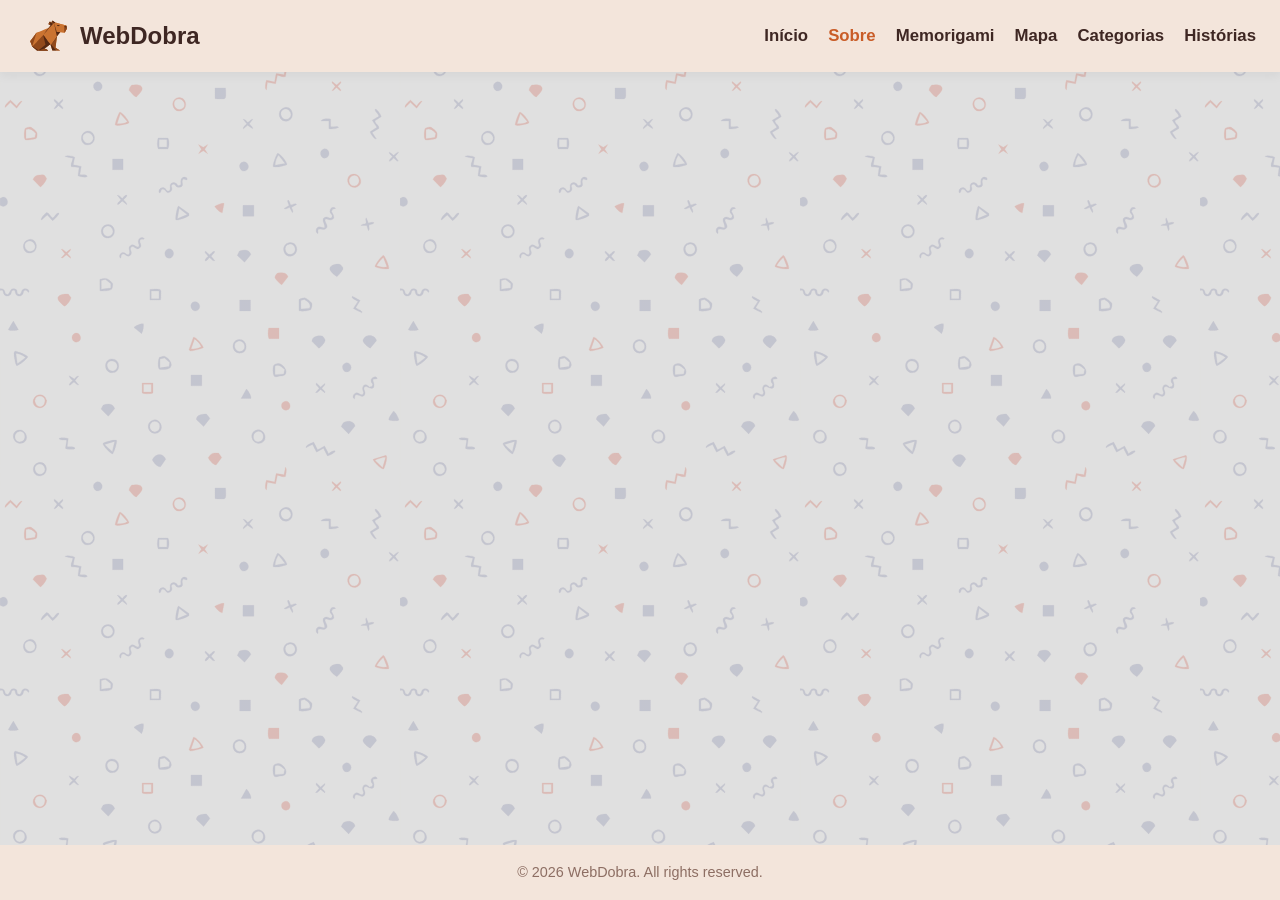
<file: pages/about.html>
<!doctype html>
<html lang="en">
  <head>
    <meta charset="UTF-8" />
    <meta name="viewport" content="width=device-width, initial-scale=1.0" />
    <link rel="stylesheet" href="../assets/css/style.css" />
    <link rel="stylesheet" href="../assets/css/component/header.css" />
    <link
      rel="stylesheet"
      href="https://cdnjs.cloudflare.com/ajax/libs/font-awesome/6.0.0/css/all.min.css"
    />

    <script type="module" src="../assets/scripts/about.js"></script>
    <title>Document</title>
  </head>
  <body>
    <header>
      <div class="logo">
        <img src="../assets/imgs/logo.svg" alt="Logo" />
        <h1>WebDobra</h1>
      </div>
      <nav>
        <ul>
          <li><a href="../index.html">Inicio</a></li>
          <li><a href="about.html" class="active">Sobre</a></li>
          <li><a href="game.html">Memorigami</a></li>
          <li><a href="map.html">Mapa</a></li>
          <li><a href="category.html">Categorias</a></li>
          <li><a href="history.html">Histórias</a></li>
        </ul>
      </nav>
    </header>

    <!-- Comentário: integrante ainda não realizou suas inserções no git por isso a página aparece apenas com seu esqueleto -->
    <main class="about-container">
      <!-- Conteúdo pendente de commit -->
    </main>

    <footer>
      <p>&copy; 2026 WebDobra. All rights reserved.</p>
    </footer>
  </body>
</html>
</file>
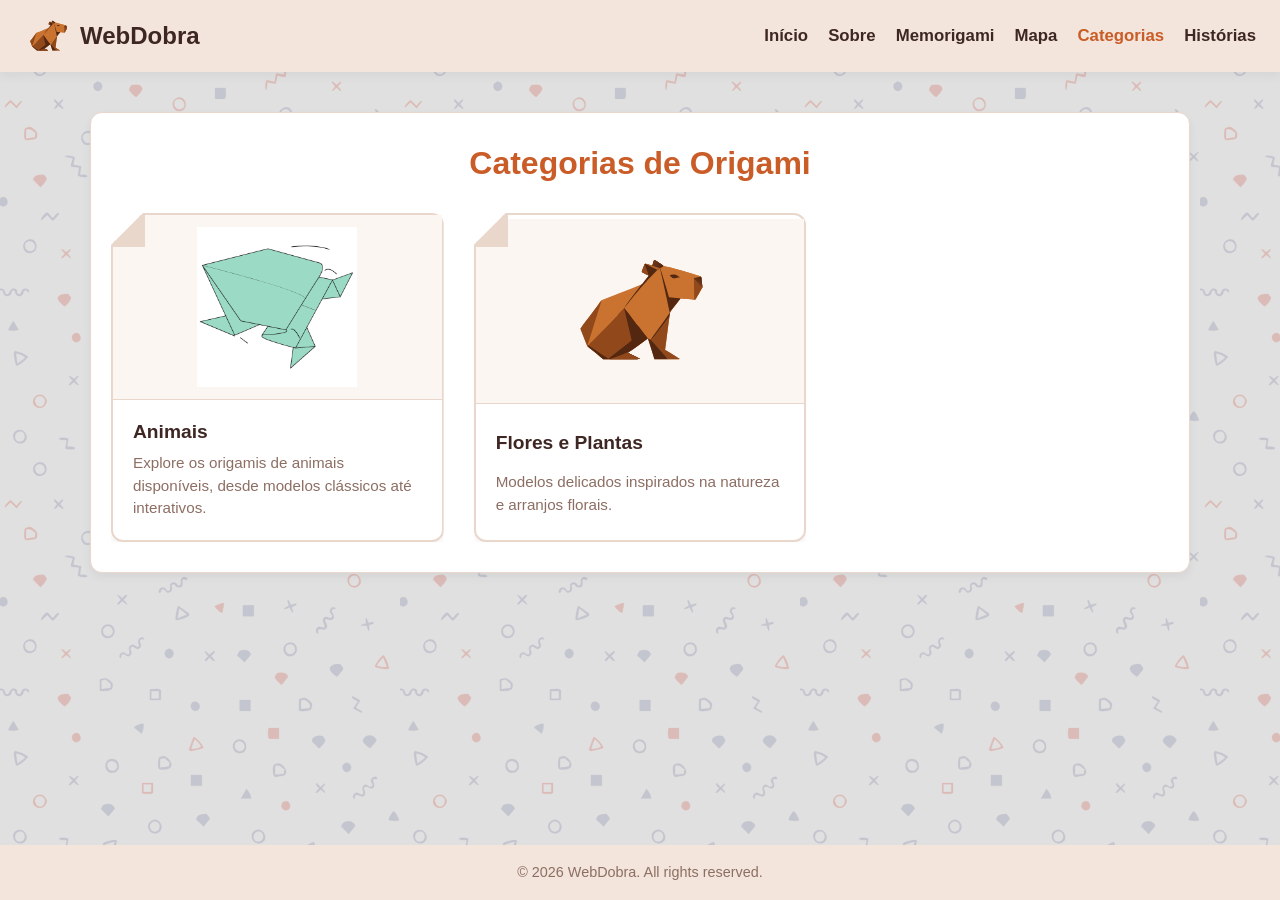
<file: pages/category.html>
<!doctype html>
<html lang="pt-BR">
  <head>
    <meta charset="UTF-8" />
    <meta name="viewport" content="width=device-width, initial-scale=1.0" />

    <link rel="stylesheet" href="../assets/css/style.css" />
    <link rel="stylesheet" href="../assets/css/category.css" />
    <link rel="stylesheet" href="../assets/css/component/card.css" />
    <link rel="stylesheet" href="../assets/css/component/header.css" />
    <link
      rel="stylesheet"
      href="https://cdnjs.cloudflare.com/ajax/libs/font-awesome/6.0.0/css/all.min.css"
    />

    <script type="module" src="../assets/scripts/category.js"></script>

    <title>Categorias - WebDobra</title>
  </head>
  <body>
    <header></header>

    <main>
      <!-- Seção 1: Categorias -->
      <section
        id="categories-section"
        class="catalog-section"
        aria-label="Categorias de Origami"
      >
        <header>
          <h2>Categorias de Origami</h2>
        </header>
        <ul id="categories-container" class="grid">
          <!-- Gerado dinamicamente via JS -->
        </ul>
      </section>

      <!-- Seção 2: Origamis -->
      <section
        id="origamis-section"
        class="catalog-section hidden"
        aria-labelledby="category-title"
      >
        <header>
          <button
            id="back-to-categories"
            class="btn"
            aria-label="Voltar às categorias"
          >
            <i class="fa-solid fa-arrow-left" aria-hidden="true"></i>
            <span class="btn-text">Voltar às Categorias</span>
          </button>
          <h2 id="category-title">Origamis da Categoria</h2>
        </header>

        <ul id="origamis-container" class="grid">
          <!-- Gerado dinamicamente via JS -->
        </ul>
      </section>
    </main>

    <footer>
      <p>&copy; 2026 WebDobra. All rights reserved.</p>
    </footer>
  </body>
</html>
</file>
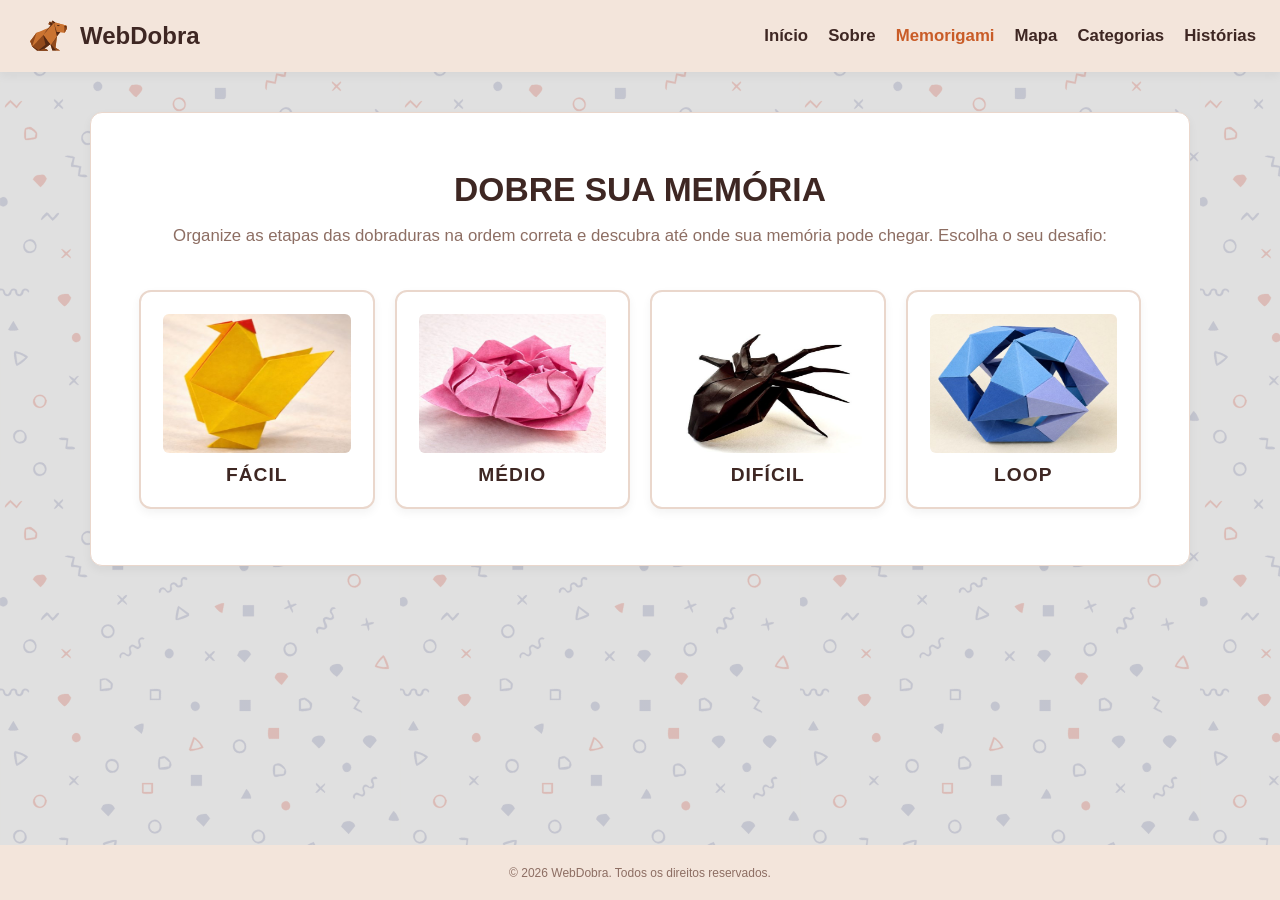
<file: pages/game.html>
<!doctype html>
<html lang="pt-BR">
  <head>
    <meta charset="UTF-8" />
    <meta name="viewport" content="width=device-width, initial-scale=1.0" />

    <link
      rel="stylesheet"
      href="https://cdnjs.cloudflare.com/ajax/libs/font-awesome/6.5.1/css/all.min.css"
    />

    <link rel="stylesheet" href="../assets/css/style.css" />
    <link rel="stylesheet" href="../assets/css/game.css" />
    <link rel="stylesheet" href="../assets/css/component/header.css" />

    <script src="../assets/scripts/main.js" defer></script>
    <script type="module" src="../assets/scripts/game.js"></script>
    <title>WebDobra - Jogo da Memória</title>
  </head>
  <body>
    <header><!-- carregado dinamicamente --></header>

    <main>
      <section id="hero-section" class="hero-section">
        <h2>DOBRE SUA MEMÓRIA</h2>

        <p>
          Organize as etapas das dobraduras na ordem correta e descubra até onde
          sua memória pode chegar. Escolha o seu desafio:
        </p>

        <nav aria-label="Escolha a dificuldade do jogo">
          <menu>
            <li>
              <button
                type="button"
                class="mode-card easy-mode"
                data-mode="facil"
                aria-label="Jogar no modo Fácil"
              >
                <img src="../assets/imgs/easy-mode.png" />
                <h3>Fácil</h3>
              </button>
            </li>
            <li>
              <button
                class="mode-card medium-mode"
                data-mode="medio"
                aria-label="Jogar no modo Médio"
              >
                <img src="../assets/imgs/medium-mode.png" />
                <h3>Médio</h3>
              </button>
            </li>
            <li>
              <button
                class="mode-card hard-mode"
                data-mode="dificil"
                aria-label="Jogar no modo Difícil"
              >
                <img src="../assets/imgs/hard-mode.png" />
                <h3>Difícil</h3>
              </button>
            </li>
            <li>
              <button
                class="mode-card loop-mode"
                data-mode="loop"
                aria-label="Jogar no modo Loop Infinito"
              >
                <img src="../assets/imgs/loop-mode.png" />
                <h3>Loop</h3>
              </button>
            </li>
          </menu>
        </nav>
      </section>

      <section
        id="game-section"
        class="game-section hidden"
        aria-labelledby="titulo-tabuleiro"
      >
        <header class="game-header">
          <div class="game-header-top">
            <button id="btn-voltar" class="btn-danger">
              <i class="fa-solid fa-arrow-left" aria-hidden="true"></i>
              Voltar ao Menu
            </button>
            <p id="tentativas-info" aria-live="polite" aria-atomic="true">
              Tentativas: <output id="tentativas-count">3</output>
            </p>
          </div>

          <hgroup class="game-info-header">
            <h2 id="titulo-tabuleiro"></h2>
            <div id="origami-descricao" class="origami-descricao"></div>
            <a id="link-tutorial" class="tutorial-link" href="#">
              <i class="fa-solid fa-book-open" aria-hidden="true"></i>
              Ver tutorial completo deste modelo
            </a>
          </hgroup>
        </header>

        <div
          id="game-board"
          class="board-container"
          role="region"
          aria-label="Tabuleiro com as etapas do origami"
        >
          <p>Os cards do jogo aparecerão aqui...</p>
        </div>

        <button type="button" id="btn-tentar" disabled>Tentar</button>

        <button type="button" id="btn-reiniciar" class="hidden">
          <i class="fa-solid fa-rotate-right" aria-hidden="true"></i>
          <span>Tentar Novamente</span>
        </button>
      </section>
    </main>

    <footer>
      <p><small>&copy; 2026 WebDobra. Todos os direitos reservados.</small></p>
    </footer>
  </body>
</html>
</file>
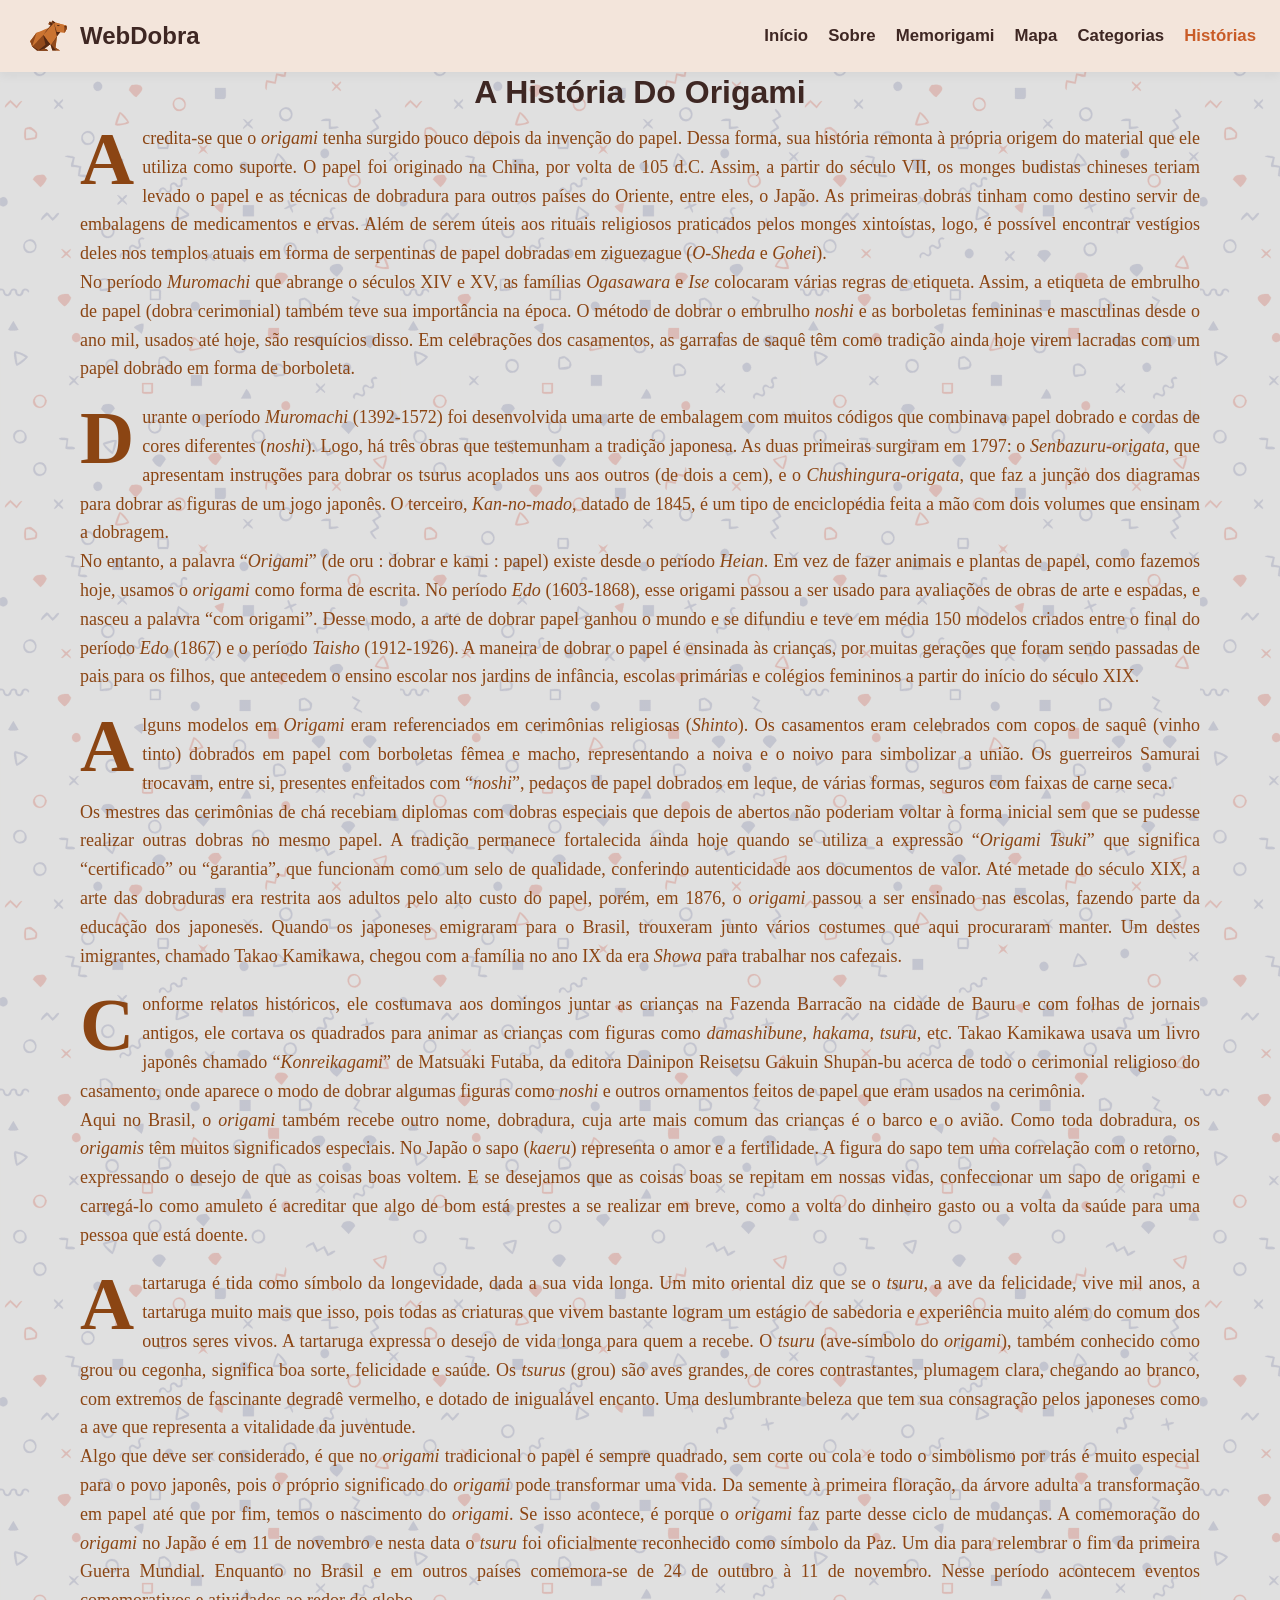
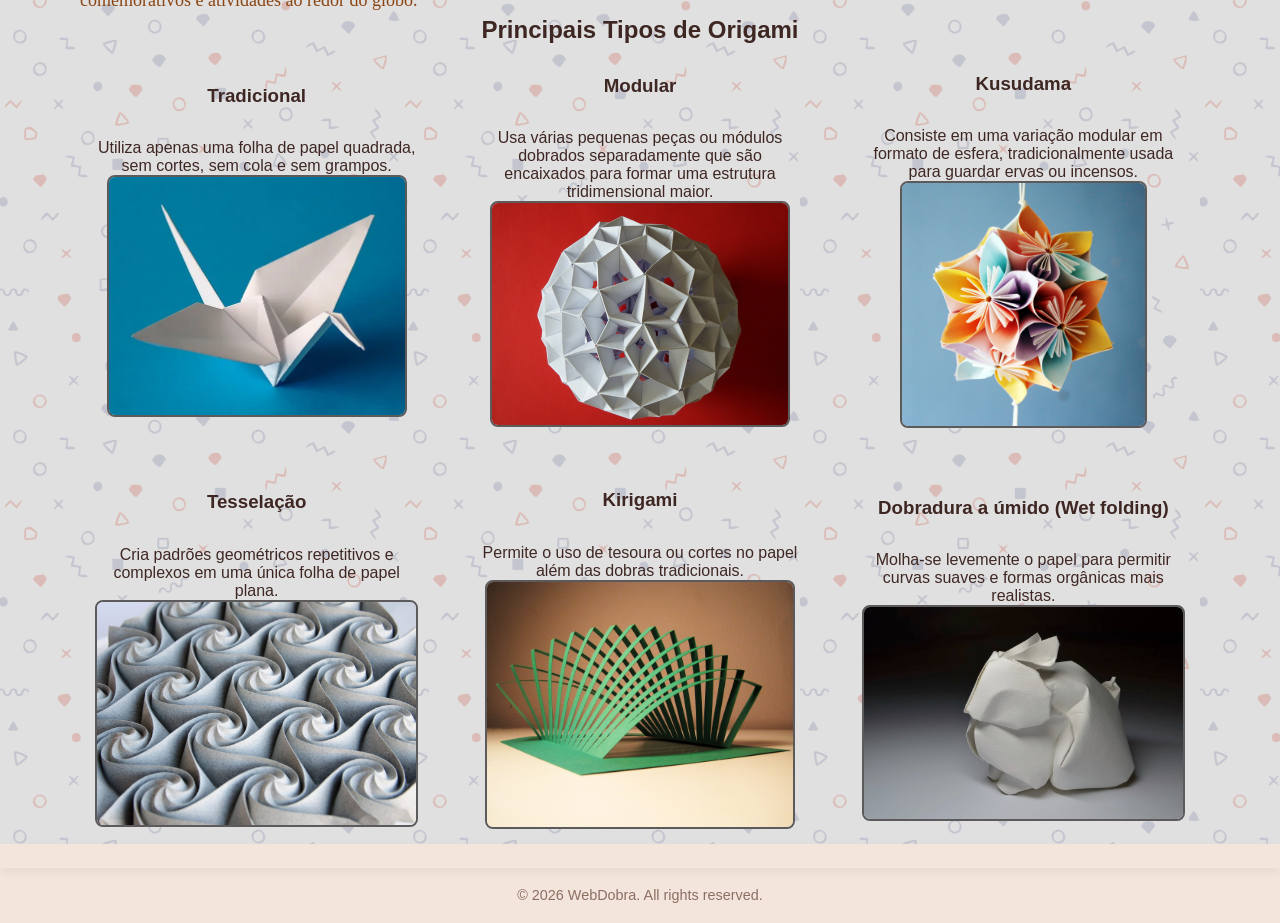
<file: pages/history.html>
<!DOCTYPE html>
<html lang="en">
<head>
    <meta charset="UTF-8">
    <meta name="viewport" content="width=device-width, initial-scale=1.0">
    <link rel="stylesheet" href="../assets/css/style.css">
    <link rel="stylesheet" href="../assets/css/history.css">
    <title>History</title>
</head>
<body>
    <header>
        <div class="logo">
            <img src="../assets/imgs/logo.png" alt="Logo">
            <h1>WebDobra</h1>
        </div>
        <nav>
            <ul>
                <li><a href="../index.html">Inicio</a></li>
                <li><a href="about.html">Sobre</a></li>
                <li><a href="game.html">Jogo</a></li>
                <li><a href="map.html">Mapa</a></li>
                <li><a href="category.html">Categorias</a></li>
                <li><a href="history.html" class="active">Histórias</a></li>
            </ul>
       </nav>
    </header>
    <h1 style="text-align: center;">A História Do Origami</h1>
    <div class="history-container">
    <p class="history">
    <span class="capitulate">A</span>credita-se que o <em>origami</em> 
    tenha surgido pouco depois da invenção do papel. Dessa forma, 
    sua história remonta à própria origem do material que ele 
    utiliza como suporte. O papel foi originado na China, por volta de 105 d.C. Assim, 
    a partir do século VII, os monges budistas chineses teriam levado o papel e as
    técnicas de dobradura para outros países do Oriente, entre eles, o Japão.
    As primeiras dobras tinham como destino servir de embalagens de medicamentos e ervas.
    Além de serem úteis aos rituais religiosos praticados pelos monges xintoístas,
    logo, é possível encontrar vestígios deles nos templos atuais em forma de serpentinas de papel
    dobradas em ziguezague (<em>O-Sheda</em> e <em>Gohei</em>).<br>
    No período <em>Muromachi</em>  que abrange o séculos XIV e XV, as famílias  <em>Ogasawara</em> e <em>Ise</em>
    colocaram várias regras de etiqueta. Assim, a etiqueta de embrulho de papel (dobra cerimonial)
    também teve sua importância na época. O método de dobrar o embrulho <em>noshi</em> e as borboletas
    femininas e masculinas desde o ano mil, usados ​​até hoje, são resquícios disso.
    Em celebrações dos casamentos, as garrafas de saquê têm como tradição ainda
    hoje virem lacradas com um papel dobrado em forma de borboleta.<br>
    </p>
    <p class="history">
    <span class="capitulate">D</span>urante o período <em>Muromachi</em> (1392-1572) foi desenvolvida uma arte de embalagem com
    muitos códigos que combinava papel dobrado e cordas de cores diferentes (<em>noshi</em>). Logo, 
    há três obras que testemunham a tradição japonesa. As duas primeiras surgiram em 1797: 
    o <em>Senbazuru-origata</em>, que apresentam instruções para dobrar os tsurus acoplados uns aos outros 
    (de dois a cem), e o <em>Chushingura-origata</em>, 
    que faz a junção dos diagramas para dobrar as figuras de um jogo japonês. 
    O terceiro, <em>Kan-no-mado</em>, datado de 1845, é um tipo de enciclopédia feita a mão 
    com dois volumes que ensinam a dobragem.<br>
    No entanto, a palavra “<em>Origami</em>” (de oru : dobrar e kami : papel) 
    existe desde o período <em>Heian</em>. Em vez de fazer animais e plantas de papel, como fazemos hoje, 
    usamos o <em>origami</em> como forma de escrita. No período <em>Edo</em> (1603-1868), esse origami passou a ser 
    usado para avaliações de obras de arte e espadas, e nasceu a palavra “com origami”. Desse modo, 
    a arte de dobrar papel ganhou o mundo e se difundiu e teve em média 150 modelos criados entre o 
    final do período <em>Edo</em> (1867) e o período <em>Taisho</em> (1912-1926). A maneira de dobrar o papel é ensinada 
    às crianças, por muitas gerações que foram sendo passadas de pais para os filhos, que antecedem o 
    ensino escolar nos jardins de infância, escolas primárias e colégios femininos a partir do início do século XIX.<br>
    </p>
    <p class="history">
    <span class="capitulate">A</span>lguns modelos em <em>Origami</em> eram referenciados em cerimônias 
    religiosas (<em>Shinto</em>). Os casamentos eram celebrados 
    com copos de saquê (vinho tinto) dobrados em papel com borboletas fêmea e macho, representando a noiva e o noivo 
    para simbolizar a união. Os guerreiros Samurai trocavam, entre si, presentes enfeitados com “<em>noshi</em>”, 
    pedaços de papel dobrados em leque, de várias formas, seguros com faixas de carne seca.<br>
    Os mestres das cerimônias de chá recebiam diplomas com dobras especiais que depois de abertos não 
    poderiam voltar à forma inicial sem que se pudesse realizar outras dobras no mesmo papel.
    A tradição permanece fortalecida ainda hoje quando se utiliza a expressão “<em>Origami Tsuki</em>” que significa 
    “certificado” ou “garantia”, que funcionam como um selo de qualidade, conferindo autenticidade aos documentos de valor.
    Até metade do século XIX, a arte das dobraduras era restrita aos adultos pelo alto custo do papel, 
    porém, em 1876, o <em>origami</em> passou a ser ensinado nas escolas, fazendo parte da educação dos japoneses.
    Quando os japoneses emigraram para o Brasil, trouxeram junto vários costumes que aqui procuraram manter. 
    Um destes imigrantes, chamado Takao Kamikawa, chegou com a família no ano IX da era <em>Showa</em> para trabalhar nos cafezais.<br>
    </p>
    <p class="history">
    <span class="capitulate">C</span>onforme relatos históricos, ele costumava aos domingos juntar as crianças na Fazenda 
    Barracão na cidade de Bauru e com folhas de jornais antigos, ele cortava os quadrados para animar as crianças com 
    figuras como  <em>damashibune</em>, <em>hakama</em>, <em>tsuru</em>, etc. Takao Kamikawa usava um livro japonês chamado “<em>Konreikagami</em>” de 
    Matsuaki Futaba, da editora Dainipon Reisetsu Gakuin Shupan-bu acerca de todo o cerimonial religioso do casamento, 
    onde aparece o modo de dobrar algumas figuras como <em>noshi</em> e outros ornamentos feitos de papel que eram usados na cerimônia.<br>
    Aqui no Brasil, o <em>origami</em> também recebe outro nome, dobradura, cuja arte mais comum das crianças é o barco e o avião.
    Como toda dobradura, os <em>origamis</em> têm muitos significados especiais. No Japão o sapo (<em>kaeru</em>) representa o amor e a fertilidade. 
    A figura do sapo tem uma correlação com o retorno, expressando o desejo de que as coisas boas voltem.
    E se desejamos que as coisas boas se repitam em nossas vidas, confeccionar um sapo de origami e carregá-lo como amuleto
    é acreditar que algo de bom está prestes a se realizar em breve, como a volta do dinheiro gasto ou a volta da saúde
    para uma pessoa que está doente. <br>
    </p>
    <p class="history">
    <span class="capitulate">A</span>tartaruga é tida como símbolo da longevidade, dada a sua vida longa. 
    Um mito oriental diz que se o <em>tsuru</em>, a ave da felicidade, vive mil anos, a tartaruga muito mais que isso, 
    pois todas as criaturas que vivem bastante logram um estágio de sabedoria e experiência muito além do comum 
    dos outros seres vivos. A tartaruga expressa o desejo de vida longa para quem a recebe.
    O <em>tsuru</em> (ave-símbolo do <em>origami</em>), também conhecido como grou ou cegonha, significa boa sorte, 
    felicidade e saúde. Os <em>tsurus</em> (grou) são aves grandes, de cores contrastantes, plumagem clara, 
    chegando ao branco, com extremos de fascinante degradê vermelho, e dotado de inigualável encanto. 
    Uma deslumbrante beleza que tem sua consagração pelos japoneses como a ave que representa a vitalidade da juventude.<br>
    Algo que deve ser considerado, é que no <em>origami</em> tradicional o papel é sempre quadrado, sem corte ou cola e todo o 
    simbolismo por trás é muito especial para o povo japonês, pois o próprio significado do <em>origami</em> pode transformar uma vida. 
    Da semente à primeira floração, da  árvore adulta a transformação em papel até que por fim, temos o nascimento do <em>origami</em>. 
    Se isso acontece, é porque o <em>origami</em> faz parte desse ciclo de mudanças. 
    A comemoração do <em>origami</em> no Japão é em 11 de novembro e nesta data o <em>tsuru</em> foi oficialmente reconhecido como 
    símbolo da Paz. Um dia para relembrar o fim da primeira Guerra Mundial. Enquanto no Brasil e em outros países 
    comemora-se de 24 de outubro à 11 de novembro. Nesse período acontecem eventos comemorativos e atividades ao redor do globo.
    </p>
    </div>
    <h2 style="text-align: center;">Principais Tipos de Origami</h2>
    <div class="types-container">
    <div class="type">
        <h3>Tradicional</h3>
        <figure>
            <figcaption>Utiliza apenas uma folha de papel quadrada,
                sem cortes, sem cola e sem grampos.</figcaption>
            <img src="../assets/imgs/traditional.webp" width="300" height="300">
        </figure>
    </div>

    <div class="type">
        <h3>Modular</h3>
        <figure>
            <figcaption>Usa várias pequenas peças ou módulos dobrados separadamente
                que são encaixados para formar uma estrutura tridimensional maior.</figcaption>
            <img src="../assets/imgs/modular.jpg" width="300" height="300">
        </figure>
    </div>

    <div class="type">
        <h3>Kusudama</h3>
        <figure>
            <figcaption>Consiste em uma variação modular em formato de esfera,
                tradicionalmente usada para guardar ervas ou incensos.</figcaption>
            <img src="../assets/imgs/kusudama.png" width="247" height="300">
        </figure>
    </div>

    <div class="type">
        <h3>Tesselação</h3>
        <figure>
            <figcaption>Cria padrões geométricos repetitivos e complexos
                em uma única folha de papel plana.</figcaption>
            <img src="../assets/imgs/tessellation.jpg" width="350" height="300">
        </figure>
    </div>

    <div class="type">
        <h3>Kirigami</h3>
        <figure>
            <figcaption>Permite o uso de tesoura ou cortes no papel
                além das dobras tradicionais.</figcaption>
            <img src="../assets/imgs/kirigami.jpg" width="310" height="300">
        </figure>
    </div>

    <div class="type">
        <h3>Dobradura a úmido (Wet folding)</h3>
        <figure>
            <figcaption>Molha-se levemente o papel para permitir
                curvas suaves e formas orgânicas mais realistas.</figcaption>
            <img src="../assets/imgs/wetfolding.jpg" width="350" height="300">
        </figure>

    </div>
</div>
  <head>
    <meta charset="UTF-8" />
    <meta name="viewport" content="width=device-width, initial-scale=1.0" />
    <link rel="stylesheet" href="../assets/css/style.css" />
    <link rel="stylesheet" href="../assets/css/component/header.css" />

    <link
      rel="stylesheet"
      href="https://cdnjs.cloudflare.com/ajax/libs/font-awesome/6.0.0/css/all.min.css"
    />

    <script type="module" src="../assets/scripts/history.js"></script>

    <title>Document</title>
  </head>
  <body>
    <header></header>
    <footer>
        <p>&copy; 2026 WebDobra. All rights reserved.</p>
    </footer>
</body>
</file>
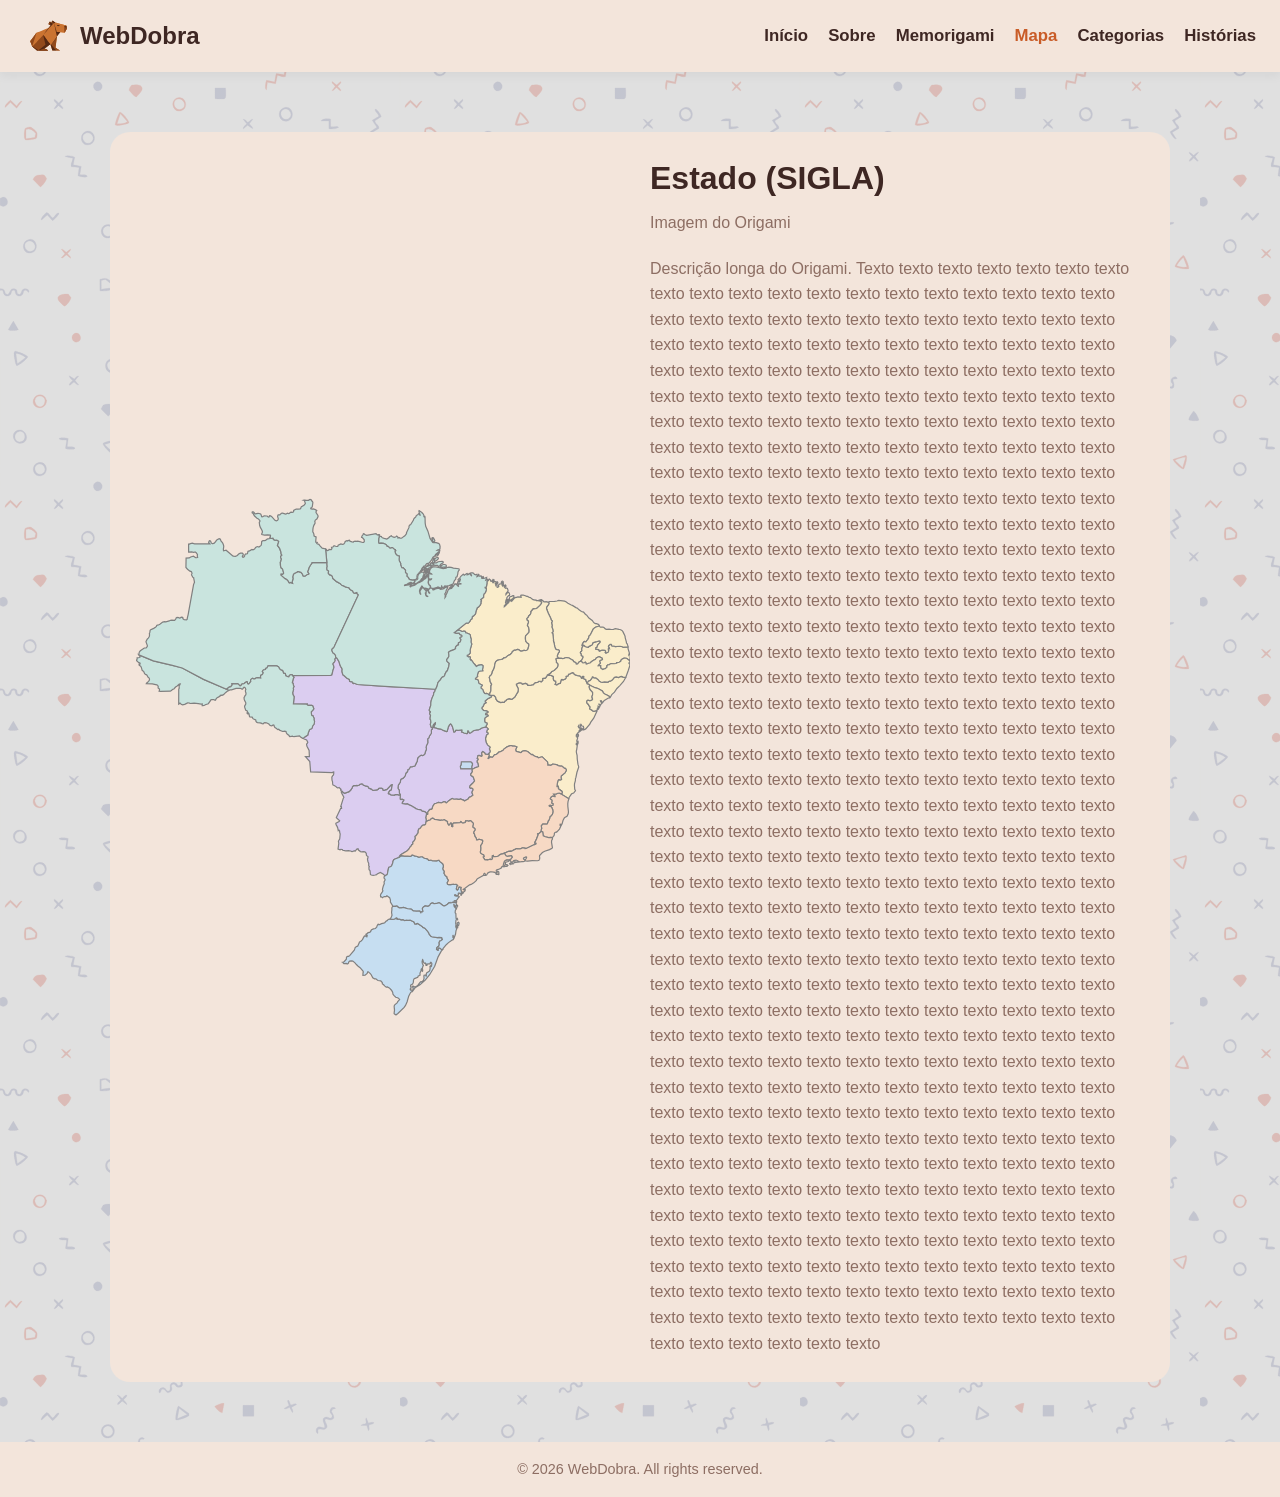
<file: pages/map.html>
<!doctype html>

<html lang="pt-BR">
  <head>
    <meta charset="UTF-8" />
    <meta name="viewport" content="width=device-width, initial-scale=1.0" />
    <meta http-equiv="X-UA-Compatible" content="IE=edge" />
    <link rel="stylesheet" href="../assets/css/style.css" />
    <link rel="stylesheet" href="../assets/css/map.css" />
    <link rel="stylesheet" href="../assets/css/component/header.css" />
    <link
      rel="stylesheet"
      href="https://cdnjs.cloudflare.com/ajax/libs/font-awesome/6.0.0/css/all.min.css"
    />
    <title>Mapa - WebDobra</title>

    <script type="module" src="../assets/scripts/map.js"></script>
    <!-- 
	Referências dos mapas:
	* Daniel Pipkin: https://codepen.io/dpip
	* JrDevCJ (GitHub): https://github.com/JrDevCJ/css-tutorial.git 
	-->
  </head>

  <body>
    <header><!-- Renderizado dinamicamente por js--></header>

    <main>
      <div class="map-container">
        <svg
          class="svg-map"
          xmlns:mapsvg="http://mapsvg.com"
          xmlns:dc="http://purl.org/dc/elements/1.1/"
          xmlns:rdf="http://www.w3.org/1999/02/22-rdf-syntax-ns#"
          xmlns:svg="http://www.w3.org/2000/svg"
          xmlns="http://www.w3.org/2000/svg"
          viewBox="0 0 612 639"
        >
          <path
            title="Acre"
            id="AC"
            class="norte"
            d="m 30.732574,238.03114 -2.08,-0.04 0.54,-1.81 -0.21,-0.83 -0.25,-0.49 -1.25,-0.7 -0.14,-0.45 0.27,-1.15 -0.77,-1.95 -1.09,-0.64 -5.6,-1.25 -7.34,-0.19 0.27,-0.56 2.49,-2.26 0.89,-1.23 0.29,-1.2 -0.22,-1.23 -0.68,-0.91 -0.83,-0.44 -1.68,-2.95 -0.77,-0.44 -0.9,-0.19 -1.13,-1.13 -0.92,-2.38 -2,-1.53 -0.98,-3.62 -0.87,-1.64 -1.88,-1.08 -0.08,-1.17 0.81,0.1 0.42,-0.52 0.07,-0.67 -0.2,-0.42 -2.12,-0.93 -0.36,-0.66 -2.16999996,-1.89 0.04,-0.37 0.62,-0.05 0.49999996,-1.32 -0.01,-1.31 3.01,-0.39 0.5,-0.39 -0.22,-1.35 -1.17,-1.57 0,0 17.95,7.48 23.66,5.66 12.14,3.14 26.44,14.17 28.509996,12.13 0,0 2.97,1.26 0,0 -0.3,0.48 -1.57,0.66 -2.09,1.59 -2.86,2.79 -1.65,0.86 -0.66,-0.18 -1.53,0.18 -0.05,0.56 -1.92,1.3 -2.08,0.99 -1.439996,1.83 -0.44,1.18 -0.61,0.28 -1.17,-0.75 -0.76,-0.13 -2.37,0.05 -0.68,0.26 -0.63,0.45 -0.36,0.86 -2.44,3.48 -3.77,1.25 -0.84,0.69 -1.94,0.51 -1.03,0.03 0.08,-2.11 -1.36,0.2 -3.55,-0.77 -5.24,-0.47 -5.09,0.38 -0.66,-0.58 -2.27,-0.17 -3.56,1.83 -2.73,0.62 -1.68,-0.67 -1.4,-1.44 -1.64,1.16 0.04,-17.55 0.05,-1.1 0.47,-0.71 0.07,-2.35 -0.26,-0.88 0.97,-1.18 0.48,-1.14 -1.16,0.2 -2.97,2.59 -1.6,1.01 -2.06,2.38 -1.95,0.67 -0.65,1.08 -1.81,0.99 z"
          />
          <path
            title="Alagoas"
            id="AL"
            class="nordeste"
            d="m 562.17257,230.56114 -0.2,-0.73 -1.42,-0.78 -0.45,0.09 -1.02,-0.29 -0.54,-1.4 0,0 1.32,-1.07 0.64,-1.09 2.17,-0.76 2.38,-3.29 0.09,-0.69 0.82,-0.6 1,1.22 1.67,0.3 1.08,-0.12 2.55,2.02 1.9,2.12 1.78,1.05 1.91,0.48 2.5,-0.65 3.14,0.29 1.17,-0.11 1.86,-1.06 1.16,0.05 1.81,-1.11 2.18,-2.29 0.12,-0.45 1.55,-1.24 2,-0.24 2.24,0.85 2.56,-1.29 1.47,-0.19 1.92,0.81 2.9,0.27 0.27,0.21 0,0 -2.78,4.96 -4.55,5.13 -3.58,3.58 -3.04,4.58 -3.33,2.88 -1,2.03 -1.32,1.79 0,0 -0.6,-1.31 -3.59,-2.23 -0.46,-0.03 -1.66,-0.79 -1.76,-1.45 -1.3,-2.45 -5.42,-3.07 -3.68,-0.95 z"
          />
          <path
            title="Amazonas"
            id="AM"
            class="norte"
            d="m 166.08257,47.551144 0.72,0.78 0.75,0.34 0.61,0.01 1.13,-0.42 0.63,0.11 0.06,0.96 1.21,1.17 0.97,0.37 0.88,-0.21 1.36,0.11 1.95,0.95 0.49,0.66 -0.91,3.32 -0.71,1.5 2.73,3.74 1.66,4.76 0.19,2.26 0.87,1.12 0.05,0.45 -1.62,1.46 0.36,1.59 0.66,1.58 -0.77,3.04 -0.57,0.96 0.29,4.98 0.88,2.17 1.22,0.84 0.58,0.9 1.13,4.33 -0.06,0.58 -1.14,1.32 -1.84,-0.33 -0.14,1.14 5.01,4.42 0.52,0.04 1.96,1.31 1.48,1.649996 1.04,2.04 0.53,0.07 1.34,-0.42 2.36,1.04 -0.44,-2.11 0.75,-2.289996 0.25,-1.73 -0.37,-1.8 0.82,-2.97 1.02,-1.26 1.28,-0.69 2.09,-0.71 0.55,-0.89 1.6,-0.06 2.83,0.93 1.87,2.04 0.92,2.51 1.82,0.23 1.25,-0.46 1.41,-1.41 2.03,-0.55 0.42,-0.39 0.02,-0.53 -1.14,-1.41 -0.23,-0.73 0.11,-0.66 1.15,-2.64 0.07,-1.13 1.66,-3.03 2.33,-3.26 -0.03,-0.68 18.49,0.07 0,0 0.4,4.86 -0.43,1.45 0.18,2.27 0.24,0.68 1.7,0.85 0.18,0.41 -0.35,0.69 -0.05,2.11 1.83,1.99 0.36,0.19 0.7,-0.18 1.84,1.23 0.55,1.83 0.04,0.93 0.3,0.45 4.64,3.769996 4.58,2.54 0.63,0.9 1.35,1.09 1.88,0.67 2.37,1.31 2.26,0.65 1.36,0.15 1.32,0.82 0.08,0.61 1.27,1.34 2.7,1.44 1.1,2.17 1.87,0.79 0.85,-0.61 1.38,-0.35 0.19,0.48 -0.13,0.78 1.81,1.67 -29.9,64.24 -0.78,1.31 -1.45,1.13 -0.58,0.97 -0.03,1.13 0.82,2.33 0.38,0.57 1.07,0.58 1.58,1.56 0.64,1.26 0.15,1.96 0.57,0.57 0,0 -1.18,1.2 -0.2,0.61 -0.06,0.76 0.34,0.84 -0.27,1.01 -1.2,1.82 -0.86,0.64 -0.42,0.85 0.1,0.85 0.66,1.37 0.46,1.94 -1.38,4.22 -1.18,5.22 -1.21,0.73 -47.85,0.32 0,0 0.04,-0.7 -0.36,-0.38 -1.39,-0.28 -1.92,1.08 -0.54,1.74 -0.68,0.19 -3.24,-1.48 -0.68,-2.88 -0.62,-0.2 -0.98,0.13 -0.46,-0.21 -1.25,-3.27 -2.54,-0.98 -1.33,-1.27 -0.8,-1.91 -0.45,-0.49 -2.15,-1.13 -10.79,0.06 -1.38,2.56 -1.72,0.5 0.09,1.17 -0.26,0.22 -2.48,0.53 -1.19,1.59 -0.05,0.67 0.9,0.7 0.17,0.45 -0.36,1.02 -0.81,1.15 -2.06,1.21 -0.11,1.81 0.24,1.46 -3.87,-0.46 -2.13,0.38 -1.2,1.07 -1.79,-0.1 -0.84,-0.55 -0.46,-0.02 -1.75,1.26 -0.53,0.84 0.26,1.75 -2.54,3.16 -0.68,0.08 -0.68,-0.53 -0.64,-2.26 -0.38,-0.09 -1.84,1.02 -1.3,1.21 -1.37,0.39 -0.77,-0.13 -1.08,0.5 -0.41,0.53 -0.13,0.72 -1.22,0.79 -0.37,0.02 -2.31,-2.33 -0.72,-0.37 -2.87,0.33 -3.96,-0.26 0.16,1.29 -0.15,0.56 -1.55,1.81 -1.92,0.58 -3.26,2.56 0,0 -28.509996,-12.13 -26.44,-14.17 -12.14,-3.14 -23.66,-5.66 -17.95,-7.48 0,0 -0.07,-0.65 0.7,-2.92 1.22,-1.4 4.92,-3.47 2.26,-0.24 0.47,-0.3 0.98,-1.56 0.08,-1.03 -1.74,-4.49 0.38,-1.19 1.18,-2.19 1.28,-1.32 0.92,-1.25 0.42,-0.98 0.3,-1.74 -0.29,-1.32 0.67,-2.04 0.31,-2.31 0.73,-0.75 3.66,-1.63 2.19,-1.23 1.15,-1.04 0.44,-1.4 0.78,-0.37 1.41,-0.11 1.65,-0.93 3.54,-2.73 2.42,-0.43 1.51,0.29 4.19,-1.22 1.5,-0.77 1.82,-0.36 3.33,0.38 1.3,-1.59 0.63,-1.45 1.09,-0.61 2.14,0.2 0.64,0.54 1.32,-0.24 1.1,-0.74 1.71,0.12 0.31,0.53 -0.02,1.18 1.61,1.29 2.83,0.08 0.58,-0.4 0.46,-0.78 -0.11,-0.39 1.17,-4.92 6.7,-37.17 1.16,-2.92 -0.99,-4.959996 0.12,-0.26 -1.3,-1.05 -1.48,-2.75 -0.04,-0.49 0.65,-1.39 -0.52,-1.78 -0.37,-0.4 -1.7,-0.59 -3.03,-2.35 -1.94,-2.28 0.2,-11.51 3.89,-0.26 1.75,-1.17 3.5,-0.92 2.68,1.76 1.22,0.11 1.27,-0.43 -0.49,-1.69 0.3,-1.72 -1.37,-2.1 -0.57,-0.54 -1.15,-0.6 -1.51,0.53 -2.79,-0.61 -3.57,0.09 -0.06,-9.9 0.96,0.04 1.32,-0.58 2.28,-0.6 2.84,0.87 19.03,0.06 -0.46,-0.66 -0.79,-0.14 -0.38,-1.2 0.95,-1.93 1.43,0.4 0.61,1.52 0.87,1.32 0.66,0.35 0.83,0.01 1.61,-0.61 1.94,-2.09 0.32,-0.84 1.259996,-1.24 2.55,-1.39 1.29,0.46 1.17,2.58 1.62,1.99 0.74,1.3 0.66,1.78 0.23,1.55 -0.49,3.63 0.2,1.76 3.2,-0.75 8.31,7.06 0.79,0.28 2.5,0.21 2.3,-1 1.7,-1.7 2.11,-1.16 2.19,-0.11 0.56,0.29 0.77,1.08 -0.02,0.97 -1.11,1.7 0.37,0.98 0.58,0.27 1.33,-0.72 0.56,-0.91 0.23,-1.29 1,-1.16 0.47,-0.23 1,0.18 0.55,-0.18 0.41,-0.66 0.46,-2.31 0.51,-0.37 1.51,-0.36 2.93,-1.77 0.97,0.55 0.93,-0.29 1.6,-1.04 1.02,-1.61 2.11,-1.21 2.03,0.55 2.36,-1.65 0.55,-0.82 0.44,-2.66 -0.03,-1.29 0.77,-0.92 1.03,-0.42 1.74,-0.02 1.34,-0.39 2.06,-1.6 0.96,-0.37 2.28,-0.3 z"
          />
          <path
            title="Amapá"
            id="AP"
            class="norte"
            d="m 345.24257,99.961144 -0.94,-0.06 -0.77,0.339996 -1.3,0.12 -2.79,-0.679996 -1.45,-1.03 -0.43,-1.5 -1.87,-1.39 -0.11,-1.3 0.21,-0.69 -0.31,-1.58 -0.33,-0.47 -0.95,-0.19 -0.41,-0.94 0.08,-2.43 -2.93,-3.28 -0.78,0.36 -0.82,-0.19 -1.5,-3.48 0.13,-1.58 -0.59,-1.81 -0.62,-0.56 -0.67,-1.51 -0.19,-2.11 0.43,-3.14 -0.17,-0.33 -2.57,-0.73 -2.02,-2.26 -0.76,-2.83 0.19,-0.72 0.68,-0.23 -0.49,-1.18 -0.68,0.03 -2.84,-2.66 -0.94,0.14 -0.38,0.42 -1.33,0.14 -0.84,-0.27 -0.8,-0.98 -1.14,-0.84 -1.19,-0.12 -0.49,-1.28 -0.67,-0.8 -1.93,-1.05 -1.29,-0.49 -3.39,-0.37 -1.08,0.29 -1.17,-0.02 -0.31,-0.54 -0.24,-1.44 0.25,-4.54 0.62,-1.3 -0.37,-2.3 -0.62,-0.57 0,0 0.35,-0.21 0.99,0.3 -0.01,0.81 -0.29,0.18 0.34,0.97 1.47,-0.06 0.82,0.23 0.35,0.9 0.84,0.71 2.25,0.78 3.29,0.75 2.76,-1.78 0.35,-0.76 1.73,-1.17 0.83,-0.29 0.69,0.94 2.71,0.94 1.08,-0.12 1.72,-1.01 0.12,-0.42 0.32,0.03 1.46,1.3 -0.2,0.87 2.37,-0.17 0.51,0.5 0.95,0.17 0.62,-0.01 0.91,-0.48 1.67,-1.5 1.78,-1.1 1.75,-2.3 0.37,-1 -0.2,-0.54 3.13,-6.5 0.11,-1.82 1.11,-1.3 0.73,-0.19 3.6,-5.79 0.23,-1.15 0.84,-1.2 1.79,-1.55 0.63,-1.66 2.11,-1.14 0.47,-0.92 1.04,-0.58 0.56,1.46 0.88,1.36 -1.67,-4.8 -0.07,-1.29 0.18,-0.33 3.37,2.42 1.14,1.21 0.91,1.22 0.52,1.19 0.03,1.58 0.44,0.31 0.32,-0.48 0.38,-0.1 0.21,0.4 0.21,7.89 0.66,3.87 2.71,6.05 2.66,8.94 3.32,5 1.01,0.35 3.27,-0.08 2.78,0.94 1.29,0.85 0.77,2.65 -0.16,3.33 -1.29,0.96 -1.73,0.43 -0.38,0.33 1.79,-0.15 1.04,-0.42 0.28,0.23 0.12,0.59 -0.17,0.73 -5.03,4.06 -1.17,2.1 -2.15,1.41 -1.94,3.72 -2.91,3.5 -0.7,0.46 -0.94,-0.09 -1.45,0.52 -2.08,2.98 0,0 -1.34,0.07 -0.75,0.9 0,0 -1.47,1.68 -0.97,2.22 -1.12,1.87 -0.84,0.65 -3.01,3.45 -0.36,2.4 0.17,1.8 -1.95,1.81 -0.98,0.12 z m 23.36,-46.99 -0.45,-0.33 -1.1,-1.86 0.07,-0.88 0.23,-0.41 1.66,-0.45 0.43,0.39 0.83,2.27 -0.99,1.1 -0.68,0.17 z m 2.49,17.61 -0.4,-0.25 -0.08,-0.71 1.11,-1.1 0.88,-0.15 1.25,0.24 0.46,-0.11 0.44,-0.64 0.05,0.59 -0.97,1.44 -0.99,0.5 -1.75,0.19 z m 3.44,-2.87 -0.78,-0.23 0,-0.56 0.72,-1.04 1.25,-0.1 0.18,0.35 -0.1,0.51 -1.27,1.07 z m -7.19,-18.42 -0.76,-0.5 0.26,-0.83 0.88,-0.17 0.86,0.32 0.01,0.73 -1.25,0.45 z"
          />
          <path
            title="Bahia"
            id="BA"
            class="nordeste"
            d="m 527.76257,365.59114 -0.36,-0.83 0.68,-1.35 -0.01,-0.53 -0.53,-1.04 -4.13,-3.05 -0.15,-0.51 0.22,-1.51 -0.57,-1.23 -0.65,0.24 -0.2,0.45 -0.34,0.18 -0.22,-0.25 0.53,-4.4 0.82,-3.3 0.82,-0.88 2.47,0.24 1.02,-0.71 0,-0.42 -0.56,-1.02 0.16,-2.65 4.96,-4.22 1.47,-3.08 -0.42,-1.17 -0.78,-1.02 -0.89,-0.06 -0.73,-0.38 -2.83,-2.47 -2.12,0.02 -2.19,-0.6 -2.27,-1.08 -2.73,-0.56 -1.98,-0.14 -1.32,0.99 -1.47,0.5 -2.61,-0.45 -0.57,0.21 -0.44,-3.96 -6.52,-6.2 -0.38,-0.18 -4.39,1.23 -1.53,-1.24 -0.51,0.21 -0.93,-0.22 -2.54,-1.22 -2.17,-1.62 -0.98,0.18 -4.35,-3.63 -1.1,-0.54 -2.73,-0.75 -1.77,0.25 -1.88,0.9 -0.81,1.12 -0.64,0.18 -5.33,-1.47 -0.61,-0.49 -0.26,-1.5 0.14,-0.89 1.29,-2.74 -0.86,-0.46 -2.28,-0.52 -2.18,-0.04 -1.2,-0.5 -1.79,-0.08 -3.83,1.58 -4.26,3.03 -0.64,1.11 -3.37,1.87 -2.02,0.4 -0.95,1.18 -1.81,1.55 -1.43,0.52 -1,-0.15 -1.85,2.58 -1.04,0.77 -2.13,-0.38 -0.72,0.13 -0.69,1 -1.34,0.92 -0.4,-0.24 1.43,-3.43 -0.51,-2.41 0,0 1.48,-1.97 0.25,-0.77 -0.23,-1.27 -0.67,-1.72 0.1,-0.67 0.71,-1.42 -0.05,-0.46 -3.21,-2.62 -1.69,-3.46 -0.62,-3.52 0.05,-1.55 1.2,-3.83 1.59,-1.03 0.23,-0.38 0.06,-0.94 -1.63,-0.84 -0.11,-0.33 0.48,-2.52 1.43,-1.06 -0.02,-0.37 -2.72,-2.46 0,0 -0.04,-0.93 1.36,-2.38 -0.04,-1.07 -0.17,-0.42 -1.46,-0.49 -0.94,-0.65 -0.35,-1.26 0.06,-2.92 0.19,-0.85 1.95,-1.67 1.14,-0.42 0.96,-0.72 -0.29,-0.63 -0.58,-0.52 -0.92,-0.29 -1.03,0.18 -0.35,-0.33 -0.09,-0.5 0.42,-0.96 2.04,-0.82 0.56,-0.45 -0.04,-0.76 -1.88,-0.98 -3.58,-0.67 -1.86,-1.96 -0.23,-0.92 0.5,-1.16 1.01,-0.73 1.52,-3.48 0.9,-0.61 1.01,-0.27 0.35,-0.38 -1.29,-1.8 0.19,-0.37 3.21,-2.62 3.82,-2.02 0.56,-0.47 0.22,-0.98 0.69,-0.65 0,0 2.33,-0.02 1.44,1.34 0.66,1.04 0.53,2.21 1.76,2.49 4.18,1.86 1.8,-0.52 2.11,0.18 0.33,-0.21 0.75,-1.45 1.14,-0.37 0.67,-0.87 1.17,-0.89 2.21,-0.75 1.33,0.17 1.48,0.53 1.35,-0.42 2.97,-2.42 2.95,-5.05 0.72,-0.86 0.24,-0.92 0.3,-2.56 -0.12,-1.16 -2.24,-4.43 0.05,-0.93 3.24,-1.65 1.95,-0.02 1.5,0.46 0.41,0.93 0.32,0.18 2.12,-0.43 1.39,-0.54 1.33,0.38 1.71,0.99 -0.13,0.65 0.19,0.29 0.82,0.28 3,-0.11 1.47,-0.64 1.7,-0.1 0.82,-1.22 1.51,-1.34 2.73,-0.34 0.77,-0.36 0.81,-0.98 2.17,0.01 0.62,0.63 0.31,0.05 1.86,-1.81 -0.1,-2.4 1.99,-0.38 0.79,0.18 1.05,-0.66 1.5,-2.31 0.46,-1.15 0,0 0.89,0.4 1.16,-0.27 2.2,0.29 2.82,1.39 0.44,0.51 -0.06,2.73 0.72,1.94 2.21,0.91 0.27,2 -0.92,1.68 1.83,0.62 0.96,-0.22 0.82,-0.92 2.87,-0.88 0.77,-3.58 0.5,-0.87 0.75,-0.16 0.78,0.53 0.63,0.05 2.39,-1.02 1.1,-1.24 0.17,-0.59 -0.25,-1.36 0.29,-0.25 2.24,-0.45 0.77,-2.05 1.65,-0.44 2.53,-1.46 0.59,-0.1 1.49,0.56 0.83,1.44 1.36,0.81 2.36,0.78 2.99,0.4 1.58,1.15 0.54,1.65 0.39,0.27 0.43,-0.15 0.29,-1.75 0.43,-0.44 1,-0.01 0.45,0.32 0.02,0.63 -0.62,0.88 0.45,0.83 0.5,0.37 2.1,0.86 0.02,0.94 1.22,3.05 0,0 0.54,1.4 1.02,0.29 0.45,-0.09 1.43,0.79 0.2,0.72 0,0 -0.67,1.16 0.21,2.14 1.28,2.5 1.99,1.95 0.75,1.15 -0.08,3.12 -0.66,1.62 -0.09,0.88 0.76,2.75 -0.3,0.58 -0.69,0.55 -2.55,1 -1.13,-0.75 -1.71,-0.01 -0.32,0.3 -0.59,1.58 0.02,0.77 0.95,1.6 1.1,0.66 0.52,1.49 1.43,1.51 0.15,0.39 -0.13,1.42 -0.34,0.39 0.12,0.42 0.59,0.52 1.93,0.92 0.48,0.71 0.54,0.34 1.55,0.64 2.89,-0.88 0,0 0.64,-0.02 0.36,0.41 -4.08,8.83 -3.83,5.19 -1.03,2.33 -5.03,5.74 -2.45,1.26 -0.87,-0.01 0.3,-1.43 0.37,-0.15 0.14,-1.1 -0.45,-1.93 -1.87,-0.25 -0.43,-1.3 -0.68,-0.75 -0.37,0.6 -0.46,2.33 -0.5,0.87 -0.55,0.38 -0.56,-0.29 -0.49,-1.74 0.11,-0.32 0.31,-0.13 -0.03,-0.39 -0.87,1.29 0.93,1.69 0.46,0.23 0.37,-0.15 1.15,0.26 -0.46,1.81 -1.21,1.15 -0.25,1.82 -1.25,0.97 -0.35,0.67 -0.2,0.84 0.18,0.85 -1.35,-0.39 -0.21,0.39 -0.36,2.52 0.36,-0.72 0.75,0.21 0.24,0.54 -0.23,0.41 0.06,0.62 0.3,0.3 0.33,1 -1.04,2.51 0.57,3.44 -0.55,0.49 -0.57,-0.22 -0.14,1.13 0.59,0.46 1.21,-1.72 -0.47,-2.21 0.82,-0.61 0.25,0.54 -0.06,1.76 -0.96,2.61 -0.74,5.43 -0.51,1.81 0.2,2.47 0.78,2.85 0.19,4.54 0.87,6.41 0.99,3.42 -2.21,6.66 -1.35,6.65 -0.47,1.01 -0.16,2.86 -1.06,3.72 -0.09,2.33 0.39,4.42 0.89,1.71 -2.24,2.98 -1.81,0.67 -0.94,0.64 -2.72,3.89 -0.57,2.04 0,0 -8.09,-5.14 -0.31,-0.53 z m 22.28,-78 -0.23,-1.2 0.74,-0.41 1.06,-1.04 0.16,-0.64 -0.37,-0.73 0.76,0.14 0.82,1.05 -0.05,0.53 -2.89,2.3 z m -2.53,6.85 -0.63,-0.03 0.01,-0.67 0.26,-0.36 -0.8,-0.22 -0.42,-0.4 0.13,-1.07 1.87,-0.15 0.16,0.2 0.11,1.13 -0.69,1.57 z"
          />
          <path
            title="Ceará"
            id="CE"
            class="nordeste"
            d="m 574.05257,157.11114 -4.89,1.59 -2.61,2.01 -3.3,6.69 -0.84,1.12 -0.87,0.57 -0.65,1.67 0.15,0.74 -1.4,2.44 -1.46,1.51 -0.57,1.1 -1.03,0.26 -0.78,-0.51 -0.51,0.07 -0.84,0.88 -1.41,2.25 -0.34,1.97 0.64,0.17 0.66,-0.38 0,0 -0.08,0.54 -0.84,1.15 -1.03,3 0.52,1.31 -0.66,1.31 -1.09,0.63 -0.17,0.38 -0.12,0.93 0.24,0.41 0.58,0.29 0.35,0.72 -0.02,1.66 1.24,0.89 0.69,0.08 0.34,1.19 -1.61,3.49 -1.19,1.12 0.17,0.25 0,0 -1.59,0.49 -1.07,0.83 -1.54,2.29 -1.65,0.05 -0.63,-1.64 -0.78,-0.57 -1.36,-0.48 -1.01,-1.07 -0.46,-0.99 -1.83,-0.83 -2.85,-1.9 -3.08,-0.42 -1.29,0.1 -2.14,0.8 -1.63,0.19 -0.89,-0.24 -4.93,-0.2 0,0 0.06,-1.32 -0.68,-0.68 -0.08,-0.97 1.14,-3.11 1.5,-2.25 0.01,-0.69 -0.77,-1.16 -2.56,-0.47 -1.31,-0.65 -1.01,-2.67 -1.05,-5.2 -0.76,-2.57 0.24,-0.45 -0.94,-8.16 -0.11,-0.38 -0.92,-0.69 0.8,-0.58 0.59,-1.58 -0.6,-2.99 -1,-2.01 0.48,-1.6 -0.79,-3.87 0.74,-1.36 0.02,-0.76 -1.36,-1.59 -0.44,-1.73 -3.15,-6.42 -1.8,-4.72 -0.29,-1.29 0.18,-1.46 1.58,-1.97 1.09,-1.85 0.11,-0.8 0,0 0.19,-0.14 -0.04,-0.62 -0.4,-0.66 0.65,-0.81 6.74,-0.22 2.89,-0.43 2.07,-0.66 7.4,0.79 2.12,1.12 1.94,1.5 4.12,2.18 1.46,0.52 4.82,3 1.21,0.2 2.22,2.29 2.99,2.11 2.57,0.72 2.44,2.91 1.22,0.61 2.96,3.81 4.16,3.08 1.46,2 1.04,0.99 1.5,0.82 1.15,0.03 2.37,0.92 0.79,0.67 z"
          />
          <path
            title="Distrito Federal"
            id="DF"
            class="df"
            d="m 416.97257,334.13114 -14.69,-0.02 -0.52,-3.26 0.92,-1.83 0.38,-3.73 11.95,0.01 1.83,1.98 0.06,2.21 -0.59,1.19 -0.21,2.44 z"
          />
          <path
            title="Espírito Santo"
            id="ES"
            class="sudeste"
            d="m 501.89257,411.63114 -0.29,-0.14 0.44,-2.34 0.57,-1.3 -0.59,-3.12 0.16,-0.42 1.72,-2.06 5.15,0.03 0.55,-0.32 0.97,-3.24 1.11,-1.27 0.88,-2.29 0.24,-1.72 0.26,-0.44 1.24,-0.86 1.71,-2.09 0.54,-2.97 -0.29,-2.43 -1.27,-2.81 -1.1,-1.27 -0.52,-0.09 -0.45,0.29 -0.76,-0.28 -0.49,-0.71 0.43,-0.55 1.48,-0.09 0.8,0.35 0.97,0.03 0.95,-0.24 0.32,-0.42 -0.17,-1.72 -1.31,-0.35 -0.21,-0.41 0.3,-1.54 0.03,-1.92 -0.52,-0.66 -1.33,-0.67 -0.3,-0.7 1.17,-1.93 2.17,-1.31 0.31,-0.02 1.05,0.74 1.13,0.11 0.02,-0.81 -1.67,-2.27 1.34,0.13 2.18,-0.29 0.84,-0.61 1.08,-0.32 1.58,-0.08 2.54,0.81 0.91,0.55 0,0 0,0 0,0 0.3,0.53 8.1,5.14 0,0 -0.93,3.35 -0.31,2.86 0.12,3.59 0.72,6.15 -0.31,2.47 -1.49,3.18 -2.75,1.39 -0.55,0.6 -1.67,3.33 -0.98,3.8 -0.77,1.47 -0.83,-0.68 -0.88,-0.13 -0.29,1.28 1.35,0.52 -1.94,4.24 -3.45,3.84 -0.24,-0.27 -1.86,0.66 -0.8,1.23 -0.06,1.39 -0.42,1.25 -1.59,2.02 -0.29,1.13 0,0 -1.62,-1.06 -2.99,0.37 -4.34,-1.01 -2.5,-1.13 -0.67,-4.71 z"
          />
          <path
            title="Goiás"
            id="GO"
            class="centro-oeste"
            d="m 416.97257,334.13114 -0.87,-1.01 0.21,-2.44 0.59,-1.19 -0.06,-2.21 -1.83,-1.98 -11.95,-0.01 -0.38,3.73 -0.92,1.83 0.52,3.26 14.69,0.02 0,0 0,0 0,0 -0.53,1.52 0.31,1.57 -0.68,1.59 -1.04,1.25 -0.41,1.47 0.85,1.21 0.85,0.34 1.42,1.03 1.65,4.56 0,0.6 -2.32,2.71 -3.24,3.01 -0.43,2.14 1.09,1.11 0.9,-0.47 1.58,0.57 0.47,0.61 0.18,1 -0.17,0.71 -0.73,0.9 -0.51,1.89 1.19,3.46 -3.09,2.06 -1.16,0.2 -0.86,0.9 -0.48,1.12 -4.89,2.74 -0.7,-0.77 -4.35,-1.86 -0.55,0.48 -0.58,0.09 -1.75,0.01 -1.48,-0.28 -3.86,0.16 -2.01,-0.89 -4.13,2.64 -2.91,2.92 -0.33,0 -1.31,-1.42 -1.52,-0.3 -3.19,1.64 -3.71,-0.62 -2.48,0.96 -2.23,0.54 -1.41,2.1 -1.21,2.46 0.06,1 -0.84,1.3 -0.82,0.28 -0.84,-0.16 -0.45,0.14 -0.94,0.74 -1.64,2.1 -0.57,1.9 0.56,0.61 -0.01,0.34 -0.36,0.23 -0.86,-0.46 0,0 -0.24,-0.45 -2.66,-2.24 -3.15,-0.61 -1.62,-1.55 -1.9,-0.43 -1.49,-0.04 -3.35,-1.34 -0.68,-0.85 -3.07,-1.56 -0.67,-0.61 -1.44,-0.71 -1.14,-0.17 -2.7,-1.68 -2.78,0.16 -3.8,-0.7 -0.13,-0.33 0.26,-0.84 0.57,-1.17 1.31,-1.76 -0.08,-0.42 -2.25,-0.9 -1.14,0.67 -0.66,-0.19 -0.28,-0.41 -0.23,-1.11 0.26,-2.58 -0.19,-1.77 0,0 -0.95,-2.2 -0.18,-3.43 -1.41,-2.19 -0.16,-0.71 0.4,-3.41 2.55,-3.85 0.38,-2.91 0.7,-0.77 2.02,-0.84 1.92,-1.77 1.25,-2.02 0.33,-1.95 0.5,-1.01 1.28,-1.04 0.82,-1.43 0.08,-1.54 1.75,-0.97 1.4,-2.62 2.65,-0.13 2.72,-0.86 0.32,-0.28 1.98,-4.19 0.71,-0.96 0.64,-4.1 0.38,-0.74 1.92,-1.94 1.65,-1.01 1.07,-0.26 1.23,0.68 1.21,-0.73 1.39,-1.43 0.84,-2.93 1.17,-2.87 -0.01,-0.8 -0.48,-1.14 0.58,-2.74 1.6,-3.09 -0.12,-5.18 1.21,-0.78 1.03,-2.63 2,-3.17 0.39,-1.07 -0.16,-2.72 0.35,-0.9 0.97,-0.86 0.27,-1.13 -0.08,-0.63 0,0 0.34,-0.45 0.2,-1.88 0.66,-1.23 1.81,-2.09 0.56,-0.3 -0.03,1.71 -1.22,1.88 -0.52,2.34 2.4,0.4 2.2,1.03 3.93,0.4 3.09,1.71 4.07,1.43 0.63,-0.23 1.63,-5.94 1.47,-2.39 1.18,-0.97 1.15,1.31 1.04,1.88 1.11,3.71 0.61,3.1 1.14,0.05 0.75,-0.75 0.3,-1 0.56,-0.54 2.76,0.34 4.53,-0.53 0.22,0.74 -0.56,1.56 3.13,1.47 3.35,0.68 0.69,-0.08 0.51,-3.3 0.55,0.03 1.51,2.62 0.46,0.24 1.78,-0.9 2.52,-2.08 4.53,-1 1.55,0 2.56,-1.1 1.74,-1.34 5.36,-1.42 0,0 2.72,2.46 0.02,0.38 -1.43,1.06 -0.48,2.52 0.1,0.33 1.63,0.84 -0.06,0.94 -0.23,0.38 -1.59,1.03 -1.19,3.83 -0.05,1.55 0.62,3.52 1.7,3.46 3.21,2.62 0.05,0.47 -0.72,1.42 -0.1,0.67 0.67,1.72 0.23,1.28 -0.25,0.77 -1.48,1.97 0,0 -1,1.01 -3.23,-0.34 -0.9,-1.76 -2.42,-1.48 -1.17,1.49 0.58,3.77 -0.57,0.54 -0.4,0.13 -2.78,-1.14 -1.17,0.23 -0.37,0.28 -0.72,3.18 0.72,0.1 0.49,1.16 -0.57,0.94 -0.73,0.7 0.04,1.9 0.42,0.61 0.53,0.19 0.69,4.26 -0.53,0.53 -3.36,0.9 -2.29,1.51 z"
          />
          <path
            title="Maranhão"
            id="MA"
            class="nordeste"
            d="m 458.83257,129.18114 -0.04,0.33 -2.04,2.15 -0.43,0.17 -0.04,1.44 1.97,-1.7 0.68,-1.21 2.12,-1.58 0.89,-1.14 1.03,-6.33 1.15,-0.7 1.11,-0.12 1.67,-0.92 0.65,-0.13 0.46,0.12 0.08,1.63 -0.2,0.45 -1.42,1.87 -3.21,1.75 -0.03,0.72 0.73,0.12 0.45,-0.81 1.15,-0.31 0.22,0.83 -0.59,0.51 0.25,0.3 4.21,-4.97 0.86,0.33 2.58,-0.93 4.04,0.43 -0.46,-2.41 0.61,-0.23 2.42,0.08 1.78,0.38 2.63,1.05 1.04,0.11 2.15,1.38 1.4,0.03 1.26,1.3 1.89,1.32 2.5,0.58 1.16,-0.19 0.56,0.76 0.34,0.05 1.59,-0.09 2.46,0.66 0.26,-0.9 -0.67,-0.47 1.67,-0.38 0.57,0.11 -0.09,0.42 0,0 -0.46,1.43 0.23,0.72 0.63,0.54 -0.38,1.53 -1.79,2.27 -4.13,3.97 -3.32,0.46 -0.8,-0.16 -2.92,3.4 0.04,1.8 -0.88,1.83 -1.89,1.85 -0.82,1.98 -0.64,0.17 -0.77,1.05 0.36,1.92 1.23,0.83 0.38,1.28 -0.28,1.46 -1.14,2.87 1.58,2.81 0.55,2.98 -0.11,2.43 -0.21,0.55 -4.1,4.42 -0.17,2.48 0.12,2.11 0.51,2.3 1.78,2.04 1.61,0.91 0.17,0.5 0.13,0.84 -0.39,2.2 -0.29,0.44 -0.12,1.21 -0.5,1.46 -1.21,1.31 -2.29,0.29 -0.65,-0.28 -0.83,0.04 -2.43,0.86 -1.52,0.11 -2.5,-1.82 -1.01,-0.21 -1.46,0.19 -1.01,0.6 -1.12,0.26 -0.23,-0.3 -0.84,0.24 -0.5,0.22 -1.9,1.91 0.01,0.46 -0.63,0.87 -2.01,2 -2.34,0.91 -2.87,2.56 -1.33,0.53 -1.05,0.04 -1.7,1.53 -1.08,0.36 -2.61,0.32 -2.72,0.76 -2.13,1.95 -0.98,2.97 -0.39,2.97 -0.63,2.32 -1.45,2.74 -0.3,0.22 -0.34,0.82 -0.13,1.52 -1.2,2.48 -1.7,1.4 -0.73,2 0.71,1.94 0.47,3.18 1.73,3.06 -0.04,0.52 -0.76,1.4 -0.13,6.36 -1.15,2.45 -0.26,1.06 -0.05,1.92 0,0 -1.28,-0.66 -0.61,-0.82 -0.82,-0.45 -0.99,-0.29 -1.78,0.2 -0.71,-0.18 -1.35,-2 -0.99,-2.86 -2.13,-1.62 -0.14,-1.65 1.64,-1.81 -0.08,-0.53 -3.88,-1.95 -0.62,-1.05 -0.06,-1.66 -0.75,-1.59 -0.94,-0.69 -2.08,-0.28 -0.2,-0.42 0.26,-0.71 2.63,-2.54 -0.37,-1.31 0.73,-2.68 0.69,-1.43 0.57,-0.55 1.34,-0.54 3.39,-0.35 -0.39,-1.35 0.64,-3.25 -0.08,-1.76 -1.8,-1.21 -4.27,0.94 -2.15,1.34 -2.27,-3.02 -0.91,-0.85 -3,-4.15 -0.88,0.07 -0.84,-1.44 0.61,-1.19 -0.11,-0.88 -0.25,-0.34 -1.37,-0.24 -0.42,0.27 -1.93,-1.33 0.18,-0.71 1.76,-0.66 1.75,-2.04 0.25,-1.59 -0.28,-1 0.31,-2.36 1.77,-6.16 0.01,-0.43 -0.68,-1.14 -0.23,-1.08 0.21,-3.72 -0.64,-1.5 -0.47,-3.49 -0.84,-1.03 -3.4,-1.44 -1.22,-0.02 -0.28,-0.32 -0.08,-1.03 -0.59,-0.69 -1.74,-0.29 -0.96,0.52 -1.4,-0.09 -2.78,-1.51 -0.86,-0.06 -1.96,0.53 -2.62,1.85 -0.53,0.64 0,0 -0.49,-0.08 14.71,-11.83 2.35,0.23 1.17,-0.92 1.55,-2.17 0.43,-1.15 1.55,-1.17 0.62,-2.88 1.12,-0.46 2.44,-2.32 0.47,-1.21 0.29,-1.9 1.6,-4.69 1.96,-1.54 1.48,-1.76 0.83,-1.45 0.46,-1.28 -0.18,-1.82 0.79,-0.81 -1.04,-1.58 3.68,-3.09 -0.13,-1.64 0.5,-2.38 1.74,-1.57 0.36,-0.71 0.9,-3.02 0.08,-1.61 -0.43,-0.53 -0.99,0.16 -0.27,-0.49 0.05,-0.62 1.14,-0.15 0.57,-0.74 0.71,-4.39 -0.16,-1.38 0.47,-1.03 0.77,-0.45 0,0 0.63,0 0.24,-0.24 -0.06,-0.54 0.34,-0.749996 0.58,-0.53 1.34,0.98 0.45,1.839996 1.19,0.12 0.77,-1.36 0.61,2.93 0.99,0.04 0.29,-0.49 0.07,-0.94 0.85,-0.04 1.69,0.53 0.5,0.69 -1.43,1.7 0.67,0.7 0.02,0.55 1.21,-2.04 0.49,-1.54 0.45,0 0.4,1.02 0,0.58 -0.87,0.92 -0.27,0.99 0.08,2.71 0.26,0.33 0.47,0.12 0.58,-0.14 0.96,-0.93 -0.47,-1 0.14,-0.6 1.32,-1.43 1.05,-0.25 2.13,0.59 1.5,-1.11 0.05,0.92 -0.36,0.21 -1.13,1.53 0.59,0.58 0.1,-0.37 1.25,-0.6 0.58,0.79 -0.14,1.21 1.63,1.75 0.86,-0.44 1.58,0.67 0.77,2.4 -0.11,0.95 -2.19,2.73 -0.38,0.89 0.1,0.66 0.6,-1.03 1.75,-1.68 0.83,-0.03 0.87,0.81 0.52,1.89 -0.27,1.23 -0.97,0.19 -1.03,0.91 -1.16,1.49 0.07,0.77 -1.16,2.35 -0.62,3.52 0.21,0.34 0.87,0.23 z m 0.52,0.45 -0.06,-0.79 0.53,-1.53 -0.41,-1.07 0.13,-0.66 0.91,-1.24 0.55,-0.19 0.05,2.35 -0.22,1.34 -0.8,0.6 -0.68,1.19 z m -6.3,-25.76 -0.44,-0.46 -0.08,-0.6 0.8,-1.12 0.84,-0.03 0.68,0.42 0.1,0.34 -0.19,0.36 -1.71,1.09 z m 3.5,4.18 -0.29,-0.3 0.06,-0.53 1.06,-0.89 0.48,0.07 0.5,0.85 -0.14,0.61 -0.4,-0.17 -1.27,0.36 z m -14.16,-4.81 -0.21,-0.05 0.95,-3.579996 0.3,0.09 0.03,0.23 -0.41,3.059996 -0.66,0.25 z"
          />
          <path
            title="Minas Gerais"
            id="MG"
            class="sudeste"
            d="m 527.76257,365.59114 -0.91,-0.55 -2.54,-0.81 -1.58,0.08 -1.08,0.32 -0.84,0.61 -2.18,0.29 -1.34,-0.13 1.67,2.27 -0.02,0.81 -1.13,-0.11 -1.05,-0.74 -0.31,0.02 -2.17,1.31 -1.17,1.93 0.3,0.7 1.33,0.67 0.52,0.66 -0.03,1.92 -0.3,1.54 0.21,0.41 1.31,0.35 0.17,1.72 -0.32,0.42 -0.95,0.24 -0.97,-0.03 -0.8,-0.35 -1.48,0.09 -0.43,0.55 0.49,0.71 0.76,0.28 0.45,-0.29 0.52,0.09 1.1,1.27 1.27,2.81 0.29,2.43 -0.54,2.97 -1.71,2.09 -1.24,0.86 -0.26,0.44 -0.24,1.72 -0.88,2.29 -1.11,1.27 -0.97,3.24 -0.55,0.32 -5.15,-0.03 -1.72,2.06 -0.16,0.42 0.59,3.12 -0.57,1.3 -0.44,2.34 0.29,0.14 0,0 -2.53,2.35 -1.24,0.27 -0.56,0.5 0.74,0.7 -2.36,6.05 -1.9,3.71 -0.09,0.75 1.44,0.13 0.29,0.61 -0.21,0.52 -2.53,0.98 -9.51,4.53 -1.37,0.2 0.02,-0.46 -0.49,-0.17 -2.53,-0.27 -0.57,0.06 -1.62,0.94 -1.25,0.16 -3.2,0.08 -0.36,-0.32 -0.51,0.08 -4.1,1.78 -1.05,0.77 -1.71,0.77 -0.5,-0.28 -2.59,0.17 -2.91,1.34 -2.42,0.74 -0.68,0.49 0,0 -1.25,0.73 -2.2,0.22 -1.93,1.02 -1.23,1.24 -1.79,0.67 -2.38,0.25 -2.34,-0.08 -0.01,-0.49 0.35,-0.49 -0.09,-0.35 -1.19,0.33 -0.18,2.3 0.24,0.23 -0.05,0.84 -0.75,0.98 -1.3,0.32 -0.57,-0.43 -3.61,1 -0.19,-0.53 -2.01,0.24 -1.12,-0.25 -2.03,-3.31 1.22,-0.71 -0.52,-1.71 -1.8,-0.83 -1.79,-1.23 -0.71,-1.61 0.53,-1.56 0.19,-3.45 -0.26,-2.94 1.86,-2.72 0.7,-2.18 0.05,-1.27 -0.23,-0.37 -3.7,-1.32 -1,0.05 -0.28,0.36 -0.78,0.31 -1.61,0.05 0.03,-0.85 -0.83,-1.99 -1.3,-1.79 -0.37,-2.21 -0.31,-0.62 -0.79,-0.74 0.19,-1.94 1.52,-2.03 0.06,-0.56 -0.4,-1.55 -1.88,-1.21 -0.58,-0.61 0.29,-2.37 0.57,-1.01 -0.2,-1.04 -3.27,-3.35 -1.3,0.29 -0.85,0.64 -1.65,-0.78 -2.38,0.11 -0.31,0.61 0.2,0.46 -0.44,0.99 -2.78,0.68 -1.11,-0.43 -1.51,-1.45 -1.01,1.25 -8.18,0.68 -0.46,0.48 -0.48,1.19 0.27,2.54 -0.41,0.44 -1.19,-0.52 -0.01,-2.78 -0.25,-0.96 -0.36,-0.39 -0.56,-0.05 -0.26,0.19 -0.41,1.13 -0.67,0.94 -0.54,0.32 -0.62,-0.02 -1.21,-2.1 -0.33,-1.42 0.14,-0.91 -1.68,-0.79 -2.18,-1.42 -1.99,0.59 -1.62,-0.22 -1.67,0.35 -4.29,-0.96 -2.55,-0.08 -1.73,-1.55 -0.75,-0.14 -1.5,0.61 -1.43,1.69 -1.92,0.37 -2.15,1.11 -1.22,1.13 0,0 0.31,-2.62 -0.59,-3.21 0.99,-4.18 0.58,-0.25 0,0 0.86,0.46 0.36,-0.23 0.01,-0.34 -0.56,-0.61 0.57,-1.9 1.64,-2.1 0.94,-0.74 0.45,-0.14 0.84,0.16 0.82,-0.28 0.84,-1.3 -0.06,-1 1.21,-2.46 1.41,-2.1 2.23,-0.54 2.48,-0.96 3.71,0.62 3.19,-1.64 1.52,0.3 1.31,1.42 0.33,0 2.91,-2.92 4.13,-2.64 2.01,0.89 3.86,-0.16 1.48,0.28 1.75,-0.01 0.58,-0.09 0.55,-0.48 4.35,1.86 0.7,0.77 4.89,-2.74 0.48,-1.12 0.86,-0.9 1.16,-0.2 3.09,-2.06 -1.19,-3.46 0.51,-1.89 0.73,-0.9 0.17,-0.71 -0.18,-1 -0.47,-0.61 -1.58,-0.57 -0.9,0.47 -1.09,-1.11 0.43,-2.14 3.24,-3.01 2.32,-2.71 0,-0.6 -1.65,-4.56 -1.42,-1.03 -0.85,-0.34 -0.85,-1.21 0.41,-1.47 1.04,-1.25 0.68,-1.59 -0.31,-1.57 0.53,-1.52 1.27,-0.12 2.29,-1.51 3.36,-0.9 0.53,-0.53 -0.69,-4.26 -0.53,-0.19 -0.42,-0.61 -0.04,-1.9 0.73,-0.7 0.57,-0.94 -0.49,-1.16 -0.72,-0.1 0.72,-3.18 0.37,-0.28 1.17,-0.23 2.78,1.14 0.4,-0.13 0.57,-0.54 -0.58,-3.77 1.17,-1.49 2.42,1.48 0.9,1.76 3.23,0.34 1,-1.01 0,0 0.51,2.41 -1.43,3.44 0.4,0.23 1.34,-0.91 0.7,-1 0.72,-0.13 2.13,0.38 1.04,-0.77 1.85,-2.57 0.99,0.15 1.43,-0.53 1.81,-1.55 0.95,-1.17 2.02,-0.41 3.37,-1.86 0.64,-1.11 4.27,-3.03 3.82,-1.58 1.8,0.09 1.2,0.5 2.18,0.03 2.28,0.53 0.85,0.46 -1.29,2.74 -0.15,0.89 0.26,1.49 0.61,0.5 5.33,1.46 0.64,-0.17 0.81,-1.12 1.88,-0.89 1.77,-0.26 2.73,0.75 1.1,0.54 4.35,3.64 0.98,-0.18 2.17,1.62 2.53,1.22 0.93,0.22 0.51,-0.21 1.53,1.24 4.39,-1.23 0.38,0.18 6.52,6.2 0.44,3.96 0.57,-0.21 2.61,0.45 1.47,-0.5 1.32,-0.99 1.99,0.15 2.73,0.56 2.26,1.08 2.19,0.61 2.12,-0.03 2.83,2.47 0.73,0.38 0.89,0.07 0.78,1.02 0.42,1.17 -1.47,3.08 -4.96,4.22 -0.15,2.65 0.56,1.02 0,0.42 -1.02,0.71 -2.48,-0.24 -0.82,0.88 -0.82,3.3 -0.53,4.4 0.22,0.25 0.35,-0.19 0.2,-0.45 0.64,-0.24 0.58,1.23 -0.22,1.51 0.15,0.51 4.14,3.06 0.53,1.04 0.01,0.53 -0.68,1.35 z"
          />
          <path
            title="Mato Grosso do Sul"
            id="MS"
            class="centro-oeste"
            d="m 359.21257,400.07114 -0.4,2.46 -0.28,0.4 -1.5,0.78 -1.32,0.04 -0.47,0.22 -1.22,1.03 -1.99,2.68 -0.73,0.65 -1.01,0.3 -0.62,1.68 -0.16,2.93 -2.59,3.64 -0.96,0.52 -0.23,0.38 0.31,1.93 -0.08,0.95 -1.21,2.34 -2,2.26 0.35,0.85 -0.28,1.21 -1.44,1.03 -0.4,1.21 -1.73,1.69 -1.26,2.44 -1.95,1.87 -7.56,4.53 -1.26,1.14 -0.74,1.54 -0.84,1.08 0,0 -5.41,2.27 -1.11,0.82 -0.93,2.33 0.02,1.15 -1.45,3.56 -0.67,0.68 -1.66,1.01 -1.11,0.32 -0.33,0.35 -1.57,7.92 -0.36,0.82 -2.38,1.56 0,0 -2.55,-2.33 -3.41,-1.89 -3.99,1.97 -0.68,0.75 -1.66,0.49 -2.58,0.43 -2.36,-0.46 -1.01,-0.65 -0.47,-4.27 -0.32,-0.7 -0.9,-0.95 -0.23,-2.47 0.51,-1.34 -0.64,-0.79 -0.09,-0.44 0,-2.87 -0.89,-1.97 -0.6,-2.74 -0.05,-0.72 0.59,-1.36 0.02,-1.61 -1.57,-1.09 -0.38,-0.8 -0.16,-2.16 -1.65,-1.82 -2.17,-0.26 -1.51,0.31 -1.83,-0.29 -2.46,-1.96 -0.56,-1.49 -1.54,0.33 -2.17,2.74 -1,-0.6 -1.72,0.81 -1.08,0.16 -1.74,-0.69 -2.56,-0.49 -3.46,0.23 -3.66,-0.71 -0.48,-0.91 -1.99,-0.13 -0.89,0.52 -2.5,-0.88 0.91,-7.27 -0.43,-2.38 0.6,-1.42 0.98,-1.46 0.6,-6.03 -0.66,-2.33 -0.05,-1.73 -0.76,-0.96 -0.43,-0.09 -0.49,0.65 -0.64,-3.26 -0.79,-1.87 -1.21,-2.02 -0.35,-1.83 4.03,-2.3 0.76,-0.88 -4.2,-3.86 5.38,-11.42 1.12,-0.06 -0.28,-2.13 -0.74,-0.13 3.23,-10.33 0.66,-1.16 -3.09,-5.85 0.03,-1.91 0,0 0.7,0.2 1.02,1.1 2.15,1.52 5.62,-1.97 2.05,-2 2.02,-2.95 0.09,-1.17 1.4,-1.45 2.59,0.03 1.56,-0.22 0.77,0.34 1.66,-0.51 1.35,-1.25 2.02,-0.49 1.27,0.2 0.76,1.15 2.79,1.25 2.62,0.47 0.65,0.35 0.27,0.86 0.78,1.02 3.03,1.16 1.26,1.11 1.24,0.57 4.52,-0.63 1.26,-0.8 0.49,-0.85 1.43,-0.61 2.44,0.07 1.59,1.04 0.3,1.37 0.24,0.25 0.99,0.04 2.13,-0.88 1.01,0.06 5.62,-6.01 1.34,-0.13 -1.23,6.61 -1.8,0.7 -1.66,2.83 -0.19,0.46 0.15,0.53 1.3,0.11 1.74,1.27 4.62,0.27 0.57,-0.57 2.66,-0.08 0.87,0.08 1.17,0.57 1.55,-0.31 0,0 0.19,1.77 -0.26,2.58 0.23,1.11 0.28,0.41 0.66,0.19 1.14,-0.67 2.25,0.9 0.08,0.42 -1.31,1.76 -0.57,1.17 -0.26,0.84 0.13,0.33 3.8,0.7 2.78,-0.16 2.7,1.68 1.14,0.17 1.44,0.71 0.67,0.61 3.07,1.56 0.68,0.85 3.35,1.34 1.49,0.04 1.9,0.43 1.62,1.55 3.15,0.61 2.66,2.24 0.24,0.45 0,0 -0.58,0.25 -0.99,4.18 0.59,3.21 z"
          />
          <path
            title="Mato Grosso"
            id="MT"
            class="centro-oeste"
            d="m 207.22257,296.31114 1.47,-1.43 4.11,-2.57 0.52,-2.45 1.43,-3.78 0.93,-1.08 1.64,-0.53 0.43,-0.41 0.58,-0.84 0.52,-2.25 1.66,-2.01 0.56,-2.24 0.07,-1.71 -0.58,-1.49 0.04,-2.05 -1.53,-3.34 -0.9,0.03 -0.58,-0.51 -0.43,-3.25 0.14,-1.32 1.36,-1.08 1.4,-1.75 0.17,-0.75 -1.41,-3.59 -1.07,-0.43 -1.11,-0.11 -3.5,0.09 -1.22,-1.11 0.24,-0.56 -17.16,-0.05 0.9,-9 -1.5,-2.75 -0.27,-1.76 0.03,-0.8 1,-3.52 -0.38,-1.93 0.94,-1.67 -0.83,-2.27 -0.15,-1.39 -0.26,-0.61 -0.78,-0.47 -0.06,-0.35 1.29,-4.99 0.76,-1.42 -0.6,-1.24 -1.4,-0.97 0,0 47.85,-0.32 1.21,-0.73 1.18,-5.22 1.38,-4.22 -0.46,-1.94 -0.66,-1.37 -0.1,-0.85 0.42,-0.85 0.86,-0.64 1.2,-1.82 0.27,-1.01 -0.34,-0.84 0.06,-0.76 0.2,-0.61 1.18,-1.2 0,0 1.17,1.08 2.45,4.06 0.4,1.76 1.37,3.96 1.32,1.93 0.77,1.62 -0.23,2.44 0.48,2.4 0.73,2.2 1.53,1.11 3,2.75 3.38,1.7 0.23,0.94 -0.04,1.1 0.23,0.49 0.95,0.4 0.82,-0.17 1.63,0.45 0.54,0.72 0.2,1.08 0.35,0.32 1.37,-0.45 3.69,1.49 34.04,2.42 62.97,3.48 0,0 -0.65,1.02 -0.56,1.89 -1.1,1.25 -0.44,3.14 -0.43,0.85 -0.37,0.27 -1.94,5.29 -0.54,2.97 -0.04,2.95 -1.88,5.99 0.06,0.86 1.39,1.34 -0.16,0.87 -0.82,0.89 -0.05,0.5 1.1,2.25 -0.47,3.31 0.01,1.57 0.52,0.58 0.44,3.05 -0.74,2.76 0.98,3.34 0.96,0.51 0.8,0.02 0,0 0.08,0.63 -0.27,1.13 -0.97,0.86 -0.35,0.9 0.16,2.72 -0.39,1.07 -2,3.17 -1.03,2.63 -1.21,0.78 0.12,5.18 -1.6,3.09 -0.58,2.74 0.48,1.14 0.01,0.8 -1.17,2.87 -0.84,2.93 -1.39,1.43 -1.21,0.73 -1.23,-0.68 -1.07,0.26 -1.65,1.01 -1.92,1.94 -0.38,0.74 -0.64,4.1 -0.71,0.96 -1.98,4.19 -0.32,0.28 -2.72,0.86 -2.65,0.13 -1.4,2.62 -1.75,0.97 -0.08,1.54 -0.82,1.43 -1.28,1.04 -0.5,1.01 -0.33,1.95 -1.25,2.02 -1.92,1.77 -2.02,0.84 -0.7,0.77 -0.38,2.91 -2.55,3.85 -0.4,3.41 0.16,0.71 1.41,2.19 0.18,3.43 0.95,2.2 0,0 -1.55,0.31 -1.17,-0.57 -0.87,-0.08 -2.66,0.08 -0.57,0.57 -4.62,-0.27 -1.74,-1.27 -1.3,-0.11 -0.15,-0.53 0.19,-0.46 1.66,-2.83 1.8,-0.7 1.23,-6.61 -1.34,0.13 -5.62,6.01 -1.01,-0.06 -2.13,0.88 -0.99,-0.04 -0.24,-0.25 -0.3,-1.37 -1.59,-1.04 -2.44,-0.07 -1.43,0.61 -0.49,0.85 -1.26,0.8 -4.52,0.63 -1.24,-0.57 -1.26,-1.11 -3.03,-1.16 -0.78,-1.02 -0.27,-0.86 -0.65,-0.35 -2.62,-0.47 -2.79,-1.25 -0.76,-1.15 -1.27,-0.2 -2.02,0.49 -1.35,1.25 -1.66,0.51 -0.77,-0.34 -1.56,0.22 -2.59,-0.03 -1.4,1.45 -0.09,1.17 -2.02,2.95 -2.05,2 -5.62,1.97 -2.15,-1.52 -1.02,-1.1 -0.7,-0.2 0,0 -0.66,-0.67 -0.32,-0.8 0.54,-0.71 -2.44,-2.15 -1.28,0.63 -0.52,-0.05 -1.17,-0.68 -0.45,-0.7 -2.02,-1.41 -1.89,-0.76 -0.3,-0.32 -0.3,-1.12 -0.23,-2.93 -0.61,-1.77 -0.19,-3.66 0.88,-1.64 1.14,-1.09 0.34,-1.78 -0.05,-1.89 -0.96,0.06 -0.4,0.6 -0.38,0.16 -26.86,-1.08 -1.05,-12.65 -5.37,-6.13 4.88,-0.06 -0.35,-7.55 -2.64,-5.32 -0.49,-1.97 0.26,-1.06 0.61,-0.55 0.65,-1.28 -1.44,-2.93 -3.11,-1.04 z"
          />
          <path
            title="Pará"
            id="PA"
            class="norte"
            d="m 371.29257,235.50114 -62.97,-3.48 -34.04,-2.42 -3.69,-1.49 -1.37,0.45 -0.35,-0.31 -0.2,-1.09 -0.55,-0.72 -1.63,-0.45 -0.82,0.17 -0.95,-0.39 -0.23,-0.5 0.04,-1.1 -0.23,-0.94 -3.38,-1.7 -3,-2.76 -1.54,-1.11 -0.72,-2.2 -0.48,-2.39 0.23,-2.44 -0.77,-1.63 -1.33,-1.93 -1.37,-3.95 -0.39,-1.76 -2.45,-4.06 -1.18,-1.08 0,0 -0.57,-0.56 -0.15,-1.96 -0.64,-1.26 -1.59,-1.56 -1.07,-0.58 -0.37,-0.57 -0.83,-2.34 0.03,-1.13 0.58,-0.97 1.45,-1.13 0.78,-1.31 29.9,-64.24 -1.81,-1.67 0.13,-0.78 -0.19,-0.48 -1.39,0.35 -0.85,0.61 -1.87,-0.78 -1.1,-2.17 -2.69,-1.45 -1.27,-1.34 -0.08,-0.6 -1.32,-0.82 -1.37,-0.15 -2.25,-0.65 -2.38,-1.31 -1.88,-0.67 -1.35,-1.09 -0.63,-0.9 -4.58,-2.54 -4.64,-3.769996 -0.3,-0.44 -0.04,-0.93 -0.55,-1.83 -1.84,-1.23 -0.7,0.19 -0.36,-0.2 -1.83,-1.98 0.05,-2.11 0.35,-0.69 -0.18,-0.41 -1.69,-0.85 -0.24,-0.68 -0.18,-2.27 0.43,-1.45 -0.4,-4.86 0,0 -1.59,-16.97 0,0 0.75,0.32 0.43,0.58 -0.02,0.48 0.45,0.4 0.92,0.28 1.37,-0.71 0.47,-0.81 2.71,0.23 0.81,-1.05 -0.54,-1.81 1.79,-0.36 1.41,-1.63 2.64,1.01 1.88,0.03 0.54,-1.52 3.33,-1.62 1.97,0.39 1.16,-0.11 0.49,-0.25 1.2,-1.48 0.4,-1.4 1.46,-1.1 0.86,-0.11 0.65,0.46 2.11,-1.13 0.41,0.11 0.37,0.99 0.73,0.45 2.03,0.48 1.61,0.25 0.56,-0.6 1.67,-0.39 0.78,0.28 0.82,-0.01 0.86,-0.34 2.24,0.3 4.67,1.38 0.96,-0.14 1,-0.87 -0.03,-2.28 -2.07,-2.5 -1.24,-0.63 0.49,-1.68 1.31,-1.45 0.28,-1.11 0.31,-0.17 0.71,0.19 0.83,0.76 2.35,1.11 11.62,-2.33 1.57,1.69 1.02,0.06 0.44,-0.29 0,0 0.62,0.57 0.37,2.3 -0.62,1.3 -0.25,4.54 0.24,1.44 0.31,0.54 1.17,0.02 1.08,-0.29 3.39,0.37 1.29,0.49 1.93,1.05 0.67,0.8 0.49,1.28 1.19,0.12 1.14,0.84 0.8,0.98 0.84,0.27 1.33,-0.14 0.38,-0.42 0.94,-0.14 2.84,2.66 0.68,-0.03 0.49,1.18 -0.68,0.23 -0.19,0.72 0.76,2.83 2.02,2.26 2.57,0.73 0.17,0.33 -0.43,3.14 0.19,2.11 0.67,1.51 0.62,0.56 0.59,1.81 -0.13,1.58 1.5,3.48 0.82,0.19 0.78,-0.36 2.93,3.28 -0.08,2.43 0.41,0.94 0.95,0.19 0.33,0.47 0.31,1.58 -0.21,0.69 0.11,1.3 1.87,1.39 0.43,1.5 1.45,1.03 2.79,0.679996 1.3,-0.12 0.77,-0.339996 0.94,0.06 0,0 -0.53,0.739996 0.29,1.59 -0.17,0.53 -1.29,1.11 -1.39,0.17 -0.5,-0.18 -0.84,-0.79 -0.66,-0.15 -3.38,1.58 -0.37,0.54 -1.6,0.72 -0.63,-0.02 -1.55,0.59 0.04,0.58 6.46,-1.06 0.88,0.66 0.13,0.46 0,0.66 -0.62,0.5 0.3,0.36 0.63,-0.2 0.86,-1 1.02,-0.01 0.53,-0.27 0.6,0.12 1.07,-0.42 1.14,-0.57 3.28,-2.34 1.5,-0.35 1.84,-0.81 3.16,-1.84 0.54,-0.999996 0.67,-0.52 2.09,-1.01 0.66,-0.72 -0.25,-0.67 0.21,-0.41 1.13,-0.28 1.09,0.06 0.41,0.21 0.38,3.799996 -0.52,2.58 0.33,1.62 0.81,1.6 1.31,1.35 0.3,1.64 -0.12,0.47 -1.84,1.84 -0.47,0.13 -0.87,-0.52 -1.82,-0.52 -1.26,-0.31 -0.93,0.14 -2.13,-1.04 -0.26,-1.12 -0.88,-0.53 -2.28,3.82 -0.61,2.37 0.68,2.97 0.48,0.64 0.92,0.62 -1.01,-1.14 -0.43,-2.69 0.12,-0.52 2.57,-4.22 2.31,1.18 0.11,0.45 2.53,2.45 -0.25,2.02 -0.74,0.55 0.4,2.33 0.52,1.13 1.12,0.75 0.74,0.15 0.52,0.49 -0.34,-0.64 -0.77,-0.24 -1.2,-1.04 -0.22,-0.68 0.34,-4.2 0.82,-1.19 1.43,0.73 0.83,1.2 -0.09,0.79 1.2,0.86 0.25,-0.29 -1,-1.26 -0.92,-2.1 0,-0.44 2.26,-2.32 1.62,0.09 1.93,0.64 0.34,0.56 -0.61,0.59 0.32,0.28 0.48,0.03 1.03,-0.17 1.33,-0.9 4.09,-0.96 0.77,0.2 1.74,1.06 3.17,-0.42 1.07,-0.41 1.02,-1.01 0.98,-0.59 1.74,-0.51 0.77,0.07 0.06,0.75 -2.04,4.02 -0.24,1.5 -0.46,1.07 -0.83,1.03 -0.01,0.88 0.58,1.42 -0.32,2.47 0.88,-1.19 0.01,-1.4 1.54,-3 1.13,-3.19 1.12,-1.56 0.27,-0.27 0.76,-0.05 0.58,-0.35 1.82,-0.23 0.88,-1.35 1.51,-1.69 1.36,-2.26 0.52,-0.46 0.79,0.49 0.62,-0.46 1.62,2.34 1.19,0.59 -0.05,-0.74 -0.35,-0.75 0.62,-1.01 3.51,-0.51 -1.03,-0.32 -3.51,0.46 -0.31,-0.21 0.29,-2.43 0.51,-0.29 0.67,0.38 1.02,0.11 1.07,-3.099996 -0.68,-1.39 0.03,-0.68 1.17,-1.81 2.84,-2.48 0.36,-0.08 1.11,1.14 2.93,-2.09 0.46,-0.07 0.4,0.45 0.1,0.57 -0.32,0.67 1.07,-0.16 0.81,-0.58 0.36,-0.78 0.63,-0.19 0.28,0.15 0.74,1.39 1.33,1.2 0.2,-0.56 -0.11,-0.38 -0.96,-0.49 -0.14,-0.29 -0.13,-1.2 0.17,-0.42 0.44,-0.19 2.28,0.26 1.18,0.65 0.62,1.02 1.63,0.71 1.65,-0.78 0.53,2.14 -0.5,0.31 -0.03,0.59 0.92,-0.52 1.16,-2.35 0.38,0.23 -0.23,1.33 0.41,0.44 2.51,-0.26 0.45,0.65 0.46,1.68 -0.6,0.95 0.85,-0.5 0.26,0.37 1.89,0.14 3.53,-1.24 -0.31,1.58 -0.75,1.829996 1.47,-0.489996 0.59,-0.62 0.63,1.619996 0,0 -0.77,0.45 -0.47,1.03 0.16,1.38 -0.71,4.39 -0.57,0.74 -1.14,0.15 -0.05,0.62 0.27,0.49 0.99,-0.16 0.43,0.53 -0.08,1.61 -0.9,3.02 -0.36,0.71 -1.74,1.57 -0.5,2.38 0.13,1.64 -3.68,3.09 1.04,1.58 -0.79,0.81 0.18,1.82 -0.46,1.28 -0.83,1.45 -1.48,1.76 -1.96,1.54 -1.6,4.69 -0.29,1.9 -0.47,1.21 -2.44,2.32 -1.12,0.46 -0.62,2.88 -1.55,1.17 -0.43,1.15 -1.55,2.17 -1.17,0.92 -2.35,-0.23 -14.71,11.83 0.49,0.08 0,0 2.29,0.81 1.87,-0.24 1.29,0.12 1.02,1.66 0.39,0.31 0.87,0.14 1.26,1.17 -0.04,0.63 -0.37,0.67 -0.72,0.37 -0.97,0.07 -0.29,0.28 0.09,1.41 1.01,1.34 -0.92,2.75 -0.64,0.48 -1.46,0.46 -0.25,0.46 0.29,1.2 -0.19,1.34 -1.3,0.15 -1.51,1.34 -0.85,1.27 0.15,1.51 -0.24,0.5 -2.5,1.2 -3.41,1.14 -2.47,1.78 -0.19,0.35 0.43,2.19 0.06,2.67 -1.28,2.1 -1.41,1.68 -0.15,0.57 0.17,0.88 0.59,0.96 1.67,1.74 0.75,0.32 0.15,0.3 -0.66,4.04 -1.76,5.15 -1.08,0.81 -1.7,3.24 -0.18,0.99 -0.94,1.54 -0.74,0.85 -1.05,0.16 -1.37,0.92 -1.03,1.92 -1.21,1.68 -1.18,1.09 -1.15,1.58 -1.13,4.46 -1.6,3.66 z m 21.16,-130.31 -4.52,1.96 -3.39,0.52 -2.02,-0.31 -0.65,1.13 -1.84,1.19 -0.72,-0.61 -0.61,-1.53 -0.23,0.28 0.42,1.23 -0.34,0.81 -0.71,0.41 -3.77,-1.64 -0.8,0.72 -4.19,1.26 -3.2,-0.57 -0.81,-0.61 -0.24,-1.85 -0.23,-0.41 -1.11,-1.02 -1.06,-1.6 -0.21,-1.78 0.52,-2.75 0.62,-0.379996 1.76,0.359996 0.93,-0.749996 0.08,-0.56 -1.3,0.43 -1.22,-0.13 -0.94,-0.71 -0.18,-1.05 0.34,-5.08 0.73,-0.76 0.35,0.75 1.76,0.6 0.55,-0.06 -0.46,-0.42 -1.27,-0.22 -0.9,-2.16 0.36,-1.68 0.89,-1.97 1.33,-1.33 0.96,-0.57 1.34,-0.49 1.32,-0.13 3.46,0.52 7.21,1.77 3.7,-0.46 0.11,-0.3 1.14,-0.62 2.16,-0.37 2.89,0.29 2.8,0.82 6.48,0.85 0.63,0.47 -0.05,1.23 -0.7,0.74 -0.68,1.5 -0.36,2.65 -0.86,3.3 -1.29,0.68 -0.35,0.69 0.23,1.19 -1.98,2.579996 -1.39,3.5 -0.49,0.45 z m -47.21,-0.17 -0.75,-0.51 1.1,-2.25 -0.09,-1.79 0.25,-0.21 2.33,-0.479996 0.9,-0.86 0.15,-0.5 -0.2,-2.34 0.86,-2.58 1.26,-1.49 2.29,-1.47 2.87,-0.2 0.72,2.36 -1.1,2.19 -0.85,3.04 -1.1,0.67 -1.34,2.029996 -0.78,0.72 -4.94,3.31 -1.58,0.36 z m 28.48,-22.899996 -1.03,-0.25 -2.45,0.08 -0.79,-0.16 -0.29,-0.26 -0.38,-1.09 0.01,-1.24 1.51,-0.42 1.89,0.04 2.19,-1.29 4.81,-0.6 0.77,0.26 0.68,0.68 -0.18,1.02 -2.56,1.39 -1.78,2.48 -1.1,0.5 -1.3,-1.14 z m 4.79,0 1.86,-1.2 1.98,0.03 1.65,0.62 0.53,0.99 0.05,0.62 -0.88,0.77 -2.85,0.28 -1.17,0.32 -2.26,-0.89 -0.2,-0.53 1.29,-1.01 z m -16.98,4.39 -0.5,-0.26 -0.61,0.04 -1.54,-0.69 0.21,-1.16 0.64,-0.92 1.92,-0.4 2.36,-0.9 1.32,0.08 0.8,0.68 0.09,0.13 -1.93,1.61 -1.07,0.34 -1.69,1.45 z m 9.42,-9.69 -0.82,-0.3 -0.17,-1.66 0.15,-0.6 1.17,-1.31 2.45,-0.92 0.25,0.12 0.53,0.68 0.04,0.89 -1.95,1.99 -1.65,1.11 z m -13.83,20.22 -0.14,-0.41 0.19,-0.93 1.04,-2.81 2.59,-1.69 0.72,-0.28 0.69,0.14 -0.16,1.79 -1.56,0.44 -1.62,2.19 -1.75,1.56 z m 10.91,-17.57 -1.19,-0.31 -0.3,-0.48 0.88,-0.96 0.71,-3.95 0.89,-1.23 0.29,0.13 0.07,0.32 -0.02,2.48 0.6,1.87 -0.32,0.88 -1.03,0.4 -0.58,0.85 z m -14.81,10.19 -0.27,-0.19 0.12,-0.61 0.55,-0.36 1.19,-1.71 0.76,-1.54 0.73,-0.66 1.45,-0.54 -0.2,1.49 -0.4,1 -1.72,1.66 -2.21,1.46 z m 13.87,-7.03 -0.6,-0.15 -0.84,-0.71 -0.96,-1.64 -0.05,-0.38 0.23,-0.29 0.81,-0.58 1.85,0.84 0.29,0.43 0.24,2.09 -0.97,0.39 z m -5.38,30.559996 -0.65,-0.11 -0.88,-0.52 -0.69,0.46 -0.75,-0.28 -1.68,-1.74 0,-0.61 1.28,-0.01 3.06,1.32 0.31,1.49 z m -21.15,-5.54 0.04,-1.03 -0.2,-0.3 0.6,-0.99 2.36,-0.88 0.78,0.38 0.87,0.86 -0.29,0.35 -1.03,0.47 -2.54,0.41 -0.59,0.73 z m 12.7,-6.69 -0.18,-0.03 0.01,-0.35 0.54,-0.939996 1.79,-1.62 0.42,-1.24 0.05,-1.3 0.24,-0.3 0.32,0.44 0,1.51 -0.89,2.73 -0.62,0.649996 -1.68,0.45 z m 6.3,-9.899996 1.65,-2.96 0.88,-0.21 0.71,0.19 0.27,0.87 -0.58,0.71 -2.93,1.4 z m 31.42,18.969996 -0.84,-0.35 -0.34,-1.06 1.04,-1.72 1.07,-0.33 0.19,0.1 -0.02,0.74 -0.74,2.24 -0.36,0.38 z m -33.48,-19.469996 -0.54,-0.2 0.32,-2.04 1.33,-1.81 0.23,0.04 1.29,0.88 -0.01,0.25 -1.55,0.64 -1.07,2.24 z m 2.23,5.03 0.72,0.03 -0.4,0.45 -0.94,0.31 -0.11,1.12 -0.79,0.71 -1.69,0.84 -0.16,-0.18 0.27,-0.83 0.47,-0.63 1.73,-1.67 0.9,-0.15 z m -22.56,10.209996 -0.55,-0.19 -0.07,-0.35 0.43,-0.4 3.56,-1.6 0.54,0.7 -0.01,0.2 -1.4,0.73 -2.5,0.91 z m 63.53,-4.78 -1.03,-0.19 -0.82,-0.79 0.87,-1.249996 1.34,-0.01 0.19,1.19 -0.1,0.589996 -0.45,0.46 z m -37.25,-18.899996 -2.36,0.7 -0.59,0.01 -0.18,-0.21 1.03,-1.04 1.04,-0.51 1.04,0.17 0.44,0.34 0.15,0.23 -0.15,0.21 -0.42,0.1 z m -5.27,8.59 -0.08,-0.76 0.25,-0.5 2.48,-1.46 -0.9,2 -0.81,0.63 -0.94,0.09 z m 2.14,4.53 -0.45,-0.12 -0.07,-0.23 0.78,-1.5 1.19,0.02 -0.12,1.35 -1.33,0.48 z m 28.04,15.829996 -0.28,-0.23 0.9,-1.6 0.68,-0.4 0.23,0.75 0.51,0.37 -0.26,0.52 -0.43,0.34 -0.63,-0.18 -0.72,0.43 z m -26.66,-23.319996 -0.89,-0.07 0.02,-0.19 2.36,-1.84 0.04,0.96 -0.23,0.63 -0.25,0.34 -1.05,0.17 z m 67.46,10.22 -0.38,-0.53 0.19,-0.76 1.02,-0.91 0.25,0.15 0.23,1.75 -1.31,0.3 z"
          />
          <path
            title="Paraíba"
            id="PB"
            class="nordeste"
            d="m 610.69257,199.41114 -2.5,-2.06 -0.82,-0.26 -2.65,-0.21 -2.31,1.07 -1.48,1.28 -0.45,1.8 -1.9,1.03 -2.01,0.45 -1.14,-0.02 0,0.6 -0.8,0.53 -2.18,0.29 -3.88,-0.26 -1.61,0.88 -0.55,0.64 -1.82,0.1 -0.89,0.69 -0.54,0.76 0.39,0.73 0.01,0.54 -0.4,0.48 -1.78,1.53 -1.34,0.16 -1.65,0.84 -1.6,-0.79 -0.95,-0.94 -0.35,-2.24 0.24,-0.49 -0.18,-0.3 -1.14,-0.32 -0.44,0.29 -1.51,0.25 0.04,-0.45 2.53,-2.64 0.17,-0.43 -0.72,-1.87 -0.04,-0.47 0.37,-0.78 3,-1.07 0.11,-0.3 -0.5,-1.39 -3.5,-1.92 -1.48,0.41 -2.22,1.26 -0.93,1.51 -1.48,0.87 -1.05,0.31 -2.7,1.88 -1.52,1.64 -1.63,0.23 -2.63,0.97 -0.77,-0.33 0.05,-0.68 -0.63,-1.24 -0.38,-0.08 -0.93,0.73 -1.51,0.32 -0.99,-0.33 -1.4,-1.91 -0.4,-0.09 0,0 -0.17,-0.25 1.19,-1.12 1.61,-3.49 -0.34,-1.19 -0.69,-0.08 -1.24,-0.89 0.02,-1.66 -0.35,-0.72 -0.58,-0.29 -0.24,-0.41 0.12,-0.93 0.17,-0.38 1.09,-0.63 0.66,-1.31 -0.52,-1.31 1.03,-3 0.84,-1.15 0.08,-0.54 0,0 0.57,-0.46 1.93,1.64 0.9,0.42 2.88,0.61 1.16,-1.13 3.23,-1.66 0.82,-0.71 0.1,-1.04 0.41,-0.95 3.18,-1.21 1.43,-0.12 3.26,-1.04 0.64,0.08 0.53,0.44 0.01,1.19 -2.99,3.21 -0.44,0.96 -0.38,1.74 -0.41,0.38 -0.85,0.25 -0.21,0.31 -0.08,1.72 3.53,0.52 0.32,0.23 0.31,1.38 0.29,0.23 3.15,-1.26 1.77,-0.08 1.95,0.3 0.89,1.17 -0.52,1.54 0.83,0.74 2.35,-0.93 0.5,-0.74 0.55,-1.21 -0.47,-0.94 -0.16,-1.42 0.48,-0.59 1.01,0.32 -0.53,-1.53 -0.72,-0.78 0.31,-1.48 1.82,-1.35 1.38,-0.05 0.42,0.39 -0.1,1 0.62,0.49 3.42,0.4 0.53,0.35 5.83,-0.39 2.17,0.3 2.46,1.1 1.04,-0.4 3.5,0.21 0.93,-0.24 0,0 0.09,2.4 1.45,4.39 0.06,0.64 -0.18,0.94 -0.37,0.45 -0.03,0.88 0.58,-0.74 0.51,-1.5 0.01,1.98 0.59,1.01 -0.27,5.18 -0.36,0.6 z"
          />
          <path
            title="Pernambuco"
            id="PE"
            class="nordeste"
            d="m 558.54257,227.45114 -1.22,-3.04 -0.01,-0.94 -2.11,-0.86 -0.5,-0.37 -0.45,-0.83 0.61,-0.89 -0.02,-0.62 -0.45,-0.32 -1,0.01 -0.43,0.44 -0.29,1.74 -0.43,0.15 -0.39,-0.26 -0.54,-1.65 -1.58,-1.15 -2.99,-0.4 -2.36,-0.77 -1.35,-0.81 -0.83,-1.44 -1.49,-0.56 -0.59,0.11 -2.53,1.46 -1.65,0.44 -0.77,2.05 -2.23,0.45 -0.29,0.25 0.25,1.36 -0.17,0.59 -1.1,1.24 -2.39,1.03 -0.64,-0.06 -0.77,-0.53 -0.76,0.17 -0.5,0.87 -0.77,3.57 -2.87,0.88 -0.82,0.92 -0.96,0.23 -1.84,-0.62 0.92,-1.68 -0.26,-2 -2.21,-0.91 -0.72,-1.94 0.06,-2.73 -0.44,-0.51 -2.81,-1.38 -2.2,-0.29 -1.16,0.26 -0.9,-0.4 0,0 2.62,-1.27 1.97,-1.71 0.54,-0.87 2.29,-1.33 0.97,-0.28 3.89,-3.87 0.74,-1.76 0.06,-2.27 -0.29,-0.54 -1.62,-1.58 0.07,-2.19 -0.6,-1.13 -0.06,-0.95 0.11,-0.45 0.52,-0.33 1.79,-0.16 0,0 4.93,0.2 0.89,0.24 1.63,-0.19 2.14,-0.8 1.29,-0.1 3.08,0.42 2.85,1.9 1.83,0.83 0.46,0.99 1.01,1.07 1.36,0.48 0.78,0.57 0.63,1.64 1.65,-0.05 1.54,-2.29 1.07,-0.83 1.59,-0.49 0,0 0.4,0.09 1.4,1.91 0.99,0.33 1.51,-0.32 0.93,-0.73 0.38,0.08 0.63,1.24 -0.05,0.68 0.77,0.33 2.63,-0.97 1.63,-0.23 1.52,-1.64 2.7,-1.88 1.05,-0.31 1.48,-0.87 0.93,-1.51 2.22,-1.26 1.48,-0.41 3.5,1.92 0.5,1.39 -0.11,0.3 -3,1.07 -0.37,0.78 0.04,0.47 0.72,1.87 -0.17,0.43 -2.53,2.64 -0.04,0.45 1.51,-0.25 0.44,-0.29 1.14,0.32 0.18,0.3 -0.24,0.49 0.35,2.24 0.95,0.94 1.6,0.79 1.65,-0.84 1.34,-0.16 1.78,-1.53 0.4,-0.48 -0.01,-0.54 -0.39,-0.73 0.54,-0.76 0.89,-0.69 1.82,-0.1 0.55,-0.64 1.61,-0.88 3.88,0.26 2.18,-0.29 0.8,-0.53 0,-0.6 1.14,0.02 2.01,-0.45 1.9,-1.03 0.45,-1.8 1.48,-1.28 2.31,-1.07 2.65,0.21 0.82,0.26 2.5,2.06 0,0 0.88,0.23 0.55,1.22 -1.27,1.72 -0.11,0.55 0.01,0.48 0.7,0.37 0.27,0.5 0.19,1.06 -1.96,6.38 -3.25,8.95 0,0 -0.27,-0.21 -2.9,-0.27 -1.92,-0.81 -1.47,0.19 -2.56,1.29 -2.24,-0.85 -2,0.24 -1.55,1.24 -0.12,0.45 -2.18,2.29 -1.81,1.11 -1.16,-0.05 -1.86,1.06 -1.17,0.11 -3.14,-0.29 -2.5,0.65 -1.91,-0.48 -1.78,-1.05 -1.9,-2.12 -2.55,-2.02 -1.08,0.12 -1.67,-0.3 -1,-1.22 -0.82,0.6 -0.09,0.69 -2.38,3.29 -2.17,0.76 -0.64,1.09 z"
          />
          <path
            title="Piauí"
            id="PI"
            class="nordeste"
            d="m 505.96257,127.17114 1.31,0.12 0.69,-0.23 2.24,0.51 0.99,0.85 0.32,0.6 0,0 -0.11,0.8 -1.09,1.85 -1.58,1.97 -0.18,1.46 0.29,1.29 1.8,4.72 3.15,6.42 0.44,1.73 1.36,1.59 -0.02,0.76 -0.74,1.36 0.79,3.87 -0.48,1.6 1,2.01 0.6,2.99 -0.59,1.58 -0.8,0.58 0.92,0.69 0.11,0.38 0.94,8.16 -0.24,0.45 0.76,2.57 1.05,5.2 1.01,2.67 1.31,0.65 2.56,0.47 0.77,1.16 -0.01,0.69 -1.5,2.25 -1.14,3.11 0.08,0.97 0.68,0.68 -0.06,1.32 0,0 -1.79,0.16 -0.52,0.33 -0.11,0.45 0.06,0.95 0.6,1.13 -0.07,2.19 1.62,1.58 0.29,0.54 -0.06,2.27 -0.74,1.76 -3.89,3.87 -0.97,0.28 -2.29,1.33 -0.54,0.87 -1.97,1.71 -2.62,1.27 0,0 -0.45,1.16 -1.5,2.3 -1.05,0.67 -0.79,-0.18 -2,0.38 0.11,2.4 -1.86,1.8 -0.32,-0.05 -0.62,-0.62 -2.16,-0.01 -0.82,0.98 -0.77,0.36 -2.73,0.34 -1.51,1.34 -0.82,1.22 -1.7,0.1 -1.48,0.64 -3,0.11 -0.82,-0.28 -0.19,-0.28 0.13,-0.66 -1.71,-0.98 -1.33,-0.39 -1.39,0.55 -2.13,0.43 -0.32,-0.18 -0.41,-0.93 -1.5,-0.46 -1.95,0.02 -3.24,1.65 -0.06,0.93 2.24,4.44 0.12,1.15 -0.29,2.57 -0.25,0.91 -0.72,0.86 -2.95,5.05 -2.97,2.42 -1.35,0.42 -1.48,-0.53 -1.34,-0.17 -2.2,0.75 -1.17,0.89 -0.67,0.87 -1.14,0.38 -0.75,1.45 -0.33,0.21 -2.11,-0.18 -1.8,0.52 -4.18,-1.85 -1.77,-2.49 -0.53,-2.21 -0.66,-1.04 -1.44,-1.34 -2.33,0.02 0,0 -2.94,-0.21 0,0 0.05,-1.92 0.26,-1.06 1.15,-2.45 0.13,-6.36 0.76,-1.4 0.03,-0.51 -1.73,-3.06 -0.47,-3.19 -0.7,-1.94 0.73,-2 1.7,-1.4 1.2,-2.48 0.13,-1.51 0.34,-0.83 0.3,-0.21 1.44,-2.74 0.63,-2.32 0.39,-2.97 0.98,-2.98 2.13,-1.95 2.72,-0.76 2.61,-0.31 1.07,-0.37 1.7,-1.53 1.05,-0.04 1.34,-0.52 2.86,-2.57 2.34,-0.91 2.01,-2 0.63,-0.87 0,-0.46 1.9,-1.92 0.5,-0.22 0.84,-0.24 0.23,0.3 1.12,-0.26 1,-0.6 1.46,-0.19 1.01,0.21 2.51,1.82 1.51,-0.1 2.44,-0.86 0.83,-0.04 0.65,0.28 2.28,-0.29 1.21,-1.31 0.5,-1.46 0.12,-1.21 0.29,-0.44 0.39,-2.2 -0.13,-0.85 -0.17,-0.5 -1.61,-0.91 -1.78,-2.03 -0.51,-2.3 -0.11,-2.11 0.17,-2.48 4.1,-4.43 0.21,-0.55 0.1,-2.43 -0.55,-2.98 -1.58,-2.8 1.14,-2.87 0.28,-1.47 -0.38,-1.27 -1.23,-0.84 -0.35,-1.92 0.77,-1.05 0.64,-0.17 0.82,-1.98 1.89,-1.85 0.88,-1.83 -0.04,-1.79 2.92,-3.41 0.81,0.16 3.31,-0.46 4.13,-3.97 1.79,-2.27 0.39,-1.53 -0.64,-0.53 -0.22,-0.72 0.46,-1.44 0,0 0.73,0.12 1.47,0.87 0.51,0.51 -0.13,0.31 z"
          />
          <path
            title="Paraná"
            id="PR"
            class="sul"
            d="m 397.01257,499.66114 -5.24,-0.03 -0.33,0.44 -1.74,0.24 -0.76,-0.07 -0.11,-0.39 -1.57,0.57 -1.35,1.43 -3.35,2.13 -1.44,-0.16 -1.23,-0.62 -3.13,-2.6 -1.03,-0.39 -0.76,-0.01 -2.84,0.73 -2.33,0.17 -0.81,-0.03 -1.42,-0.76 -1.11,0.14 -1.53,0.65 -0.59,1.47 -0.73,0.87 -1.87,0.98 -3.57,-0.41 -2,1.15 -0.72,0.77 -0.69,1.59 0.85,2.99 -0.87,0.86 -0.92,0.02 -0.75,0.38 -0.17,0.49 -1.33,-1.89 -4.25,0.13 -3.76,-0.43 -1.58,-1.18 -0.16,-0.41 -1.03,-0.63 -4.26,-0.36 -5.29,-1.68 -2.34,0.57 -2.69,-0.03 -2.02,-1.41 -0.32,-0.51 -1.06,-0.24 -0.53,-0.01 -0.71,0.37 -3.63,-0.02 0,0 -0.22,-1.21 -2.53,-4.18 0.02,-2.59 -0.99,-2.88 -3.42,-2.37 -1.09,1.13 -2.12,-0.11 -1.1,0.43 -1.07,0.9 -1.46,-1.08 -0.82,0.06 -0.28,-2.2 0.66,-1.57 1.07,-1.27 1.22,-2.18 0.06,-0.34 -0.49,-0.75 0.02,-1.24 0.9,-3.64 1.26,-3.02 -0.25,-2.3 1.28,-2.38 -0.21,-1.02 -0.84,-0.88 -0.31,-1.6 0.66,-1.06 0.79,-0.54 0,0 2.38,-1.56 0.36,-0.82 1.57,-7.92 0.33,-0.35 1.11,-0.32 1.66,-1.01 0.67,-0.68 1.45,-3.56 -0.02,-1.15 0.93,-2.33 1.11,-0.82 5.41,-2.27 0,0 3.26,-2.29 3.83,0.65 4.01,-0.11 3.27,0.29 1.21,-0.62 0.35,-0.6 0.73,-0.37 1.17,0.29 1.48,0.78 2.52,0.46 2.64,1.09 1.31,0.13 1.07,-0.54 2.58,-0.01 0.78,1 1.75,0.84 3.51,0.8 0.63,0.51 0.71,1.32 1.73,0.07 0.42,-0.34 1.65,0.15 0.66,0.54 5.31,0.13 2.97,-0.85 1.13,1.55 3.59,2.83 0.89,1.76 0.01,2.74 -0.39,0.58 -0.16,0.81 0.38,1.84 1.3,1.51 -0.08,1.76 -0.36,0.56 1.49,3 1.21,1.15 0.67,0.28 0.5,0.68 -0.05,0.89 0.92,1.97 0.6,0.29 0.25,0.44 -0.25,1.05 -1.27,2.13 0.32,2.04 0.6,0.38 1.01,0.21 2.38,-0.12 3.42,-0.53 0.5,0.39 1.58,-0.19 1.59,0.13 1.61,1.26 -0.14,0.41 -0.89,0.65 -0.69,3.3 0.35,0.78 1.07,0.53 0.65,-0.85 1.1,-2.76 0.76,-0.17 2.14,0.58 -0.4,1.95 0.73,3.3 1.42,0.58 0.16,1.32 0,0 -1.35,1.02 -0.61,1.48 -0.55,-0.12 0.27,-1.94 1.44,-0.95 -1.41,0.28 -0.89,0.49 -0.87,-0.02 -0.34,-0.39 -0.57,-0.17 -0.54,0.37 -0.28,0.93 0.52,0.8 -0.73,0.96 -0.3,0.1 -2.48,-0.53 -0.79,-0.54 -0.45,0.12 -0.18,0.9 0.34,0.37 1.61,0.56 1.4,-0.25 2.13,0.6 0.27,0.48 -0.97,0.68 -1.54,2.78 -1.24,0.77 -2.42,0.57 -0.2,0.45 2.95,-0.2 0.15,1.19 z"
          />
          <path
            title="Rio de Janeiro"
            id="RJ"
            class="sudeste"
            d="m 468.61257,450.54114 -0.07,-0.78 0.38,-0.27 3.19,0.22 2.59,-0.59 -2.53,-1.55 -1.4,-0.5 -2.81,0.68 -1.36,1.6 -1.03,0.32 -0.7,-0.05 -1.35,-2.15 -0.48,0 -0.9,0.42 -0.96,1.06 -3.15,0.8 -0.34,0.91 -0.19,1.9 2.19,0.13 1.07,1.01 -1.15,1.08 -0.94,-0.17 -1.42,0.17 0,0 -0.48,-0.26 -1.63,-1.73 -0.05,-0.41 1.09,-3.5 1.09,-1.15 2.35,-1.01 0.5,0.15 2.77,-0.36 1.5,-0.71 1.65,-2.15 -0.75,-1.64 -1.7,-0.01 -3.15,0.53 -1.77,-0.39 -1.23,-1.59 -0.56,-1.17 -1.27,-0.54 0,0 0.68,-0.49 2.42,-0.74 2.91,-1.34 2.58,-0.17 0.5,0.27 1.72,-0.77 1.05,-0.77 4.09,-1.79 0.52,-0.07 0.36,0.31 3.2,-0.07 1.25,-0.17 1.63,-0.94 0.57,-0.06 2.53,0.27 0.49,0.17 -0.02,0.47 1.38,-0.2 9.51,-4.53 2.53,-0.99 0.21,-0.52 -0.28,-0.61 -1.44,-0.13 0.09,-0.75 1.89,-3.71 2.36,-6.04 -0.73,-0.71 0.56,-0.49 1.24,-0.27 2.53,-2.36 0,0 1.93,0.76 0.67,4.71 2.5,1.13 4.33,1.01 2.99,-0.37 1.62,1.06 0,0 -0.08,1.27 -0.94,1.61 -0.22,2.13 1.14,6.78 -0.5,0.68 -3.08,1.75 -5.97,1.94 -2.83,1.72 -3.5,3.69 -0.11,1.66 0.31,1.19 -0.19,1.62 -0.73,1.48 -1.82,0.51 -6.55,-0.17 -5.79,0.7 -2.39,-0.46 -0.49,-0.38 -0.06,-0.68 1.03,-1.48 0.67,-1.45 -0.09,-0.62 -0.78,-0.18 -2.79,1.15 -0.26,0.69 0.31,0.79 1.38,1.17 0.25,0.97 -0.59,0.52 -1.63,0.51 -1.57,-0.03 -8.04,1.07 -1.46,0.45 z m -5.11,1.99 -0.67,-0.97 2.11,-1.55 1.86,0.94 0.43,0.7 -2.46,0.5 -0.41,-0.35 -0.47,0 -0.39,0.73 z"
          />
          <path
            title="Rio Grande do Norte"
            id="RN"
            class="nordeste"
            d="m 609.55257,183.17114 -0.93,0.24 -3.5,-0.21 -1.04,0.4 -2.46,-1.1 -2.17,-0.3 -5.83,0.39 -0.53,-0.35 -3.42,-0.4 -0.62,-0.49 0.1,-1 -0.42,-0.39 -1.38,0.05 -1.82,1.35 -0.31,1.48 0.72,0.78 0.53,1.53 -1.01,-0.32 -0.48,0.59 0.16,1.42 0.47,0.94 -0.55,1.21 -0.5,0.74 -2.35,0.93 -0.83,-0.74 0.52,-1.54 -0.89,-1.17 -1.95,-0.3 -1.77,0.08 -3.15,1.26 -0.29,-0.23 -0.31,-1.38 -0.32,-0.23 -3.53,-0.52 0.08,-1.72 0.21,-0.31 0.85,-0.25 0.41,-0.38 0.38,-1.74 0.44,-0.96 2.99,-3.21 -0.01,-1.19 -0.53,-0.44 -0.64,-0.08 -3.26,1.04 -1.43,0.12 -3.18,1.21 -0.41,0.95 -0.1,1.04 -0.82,0.71 -3.23,1.66 -1.16,1.13 -2.88,-0.61 -0.9,-0.42 -1.93,-1.64 -0.57,0.46 0,0 -0.66,0.38 -0.64,-0.17 0.34,-1.97 1.41,-2.25 0.84,-0.88 0.51,-0.07 0.78,0.51 1.03,-0.26 0.57,-1.1 1.46,-1.51 1.4,-2.44 -0.15,-0.74 0.65,-1.67 0.87,-0.57 0.84,-1.12 3.3,-6.69 2.61,-2.01 4.89,-1.59 0,0 0.47,0.76 0.86,0.75 3.13,-0.01 1.22,0.41 1.69,1.75 1.32,0.5 3.33,-0.32 2.88,0.52 2.54,-0.24 2.33,-0.73 4.5,0.92 1.27,0.04 1.95,0.86 1.02,0.82 0.64,0.94 2.31,4.74 0.5,1.79 -0.04,0.75 1.48,5.38 0.21,1.68 0.72,0.54 0.96,2.69 z"
          />
          <path
            title="Rondônia"
            id="RO"
            class="norte"
            d="m 187.58257,291.21114 -1.29,-1.45 -0.44,-1.88 -1.56,-0.52 -0.86,0.32 -1.81,0.08 -4.07,-1.81 -0.01,-0.4 -0.66,-0.61 -1.27,0.59 -1.98,-1.68 -1.52,-0.97 -0.86,-1.46 -0.28,-1.39 -1.04,-0.39 -1.77,1.12 -1.22,-0.03 -1.41,-0.8 -0.87,-1.33 -3.13,-1.58 -1.96,-0.17 -1.14,0.54 -0.9,0.85 -1.43,-0.17 -0.31,-0.3 -2.14,-0.51 -3.06,-0.28 -0.76,-0.43 -1.18,-1.19 -0.3,-1.97 -1.58,-0.49 -1.89,-0.97 -0.82,-1.72 -0.29,-0.2 -2.72,-0.28 -0.38,-0.35 -0.84,-3.71 -0.88,-0.89 -0.48,1.16 -0.66,-0.32 -0.27,-0.64 0.62,-1.53 -0.84,-1.52 -1.36,-0.39 -1.26,-3.47 -0.17,-1.66 1.55,-2.91 -0.21,-1.66 -1.16,-1.97 -0.75,-2.16 -0.06,-2.29 0.62,-0.5 0.38,-1.37 1.04,-1.05 0.36,-1.47 -0.24,-1.49 -0.42,-0.89 -0.09,-1.53 0.54,-1.65 -1.17,-2.18 -1.02,-0.38 -1.09,0.98 -0.06,0.51 -0.84,0.96 -0.57,0 -2.18,-1.02 -5.18,0.08 -5.61,1.78 -1.69,-0.01 -1.48,0.48 0,0 -2.97,-1.26 0,0 3.26,-2.56 1.92,-0.58 1.55,-1.81 0.15,-0.56 -0.16,-1.29 3.96,0.26 2.87,-0.33 0.72,0.37 2.31,2.33 0.37,-0.02 1.22,-0.79 0.13,-0.72 0.41,-0.53 1.08,-0.5 0.77,0.13 1.37,-0.39 1.3,-1.21 1.84,-1.02 0.38,0.09 0.64,2.26 0.68,0.53 0.68,-0.08 2.54,-3.16 -0.26,-1.75 0.53,-0.84 1.75,-1.26 0.46,0.02 0.84,0.55 1.79,0.1 1.2,-1.07 2.13,-0.38 3.87,0.46 -0.24,-1.46 0.11,-1.81 2.06,-1.21 0.81,-1.15 0.36,-1.02 -0.17,-0.45 -0.9,-0.7 0.05,-0.67 1.19,-1.59 2.48,-0.53 0.26,-0.22 -0.09,-1.17 1.72,-0.5 1.38,-2.56 10.79,-0.06 2.15,1.13 0.45,0.49 0.8,1.91 1.33,1.27 2.54,0.98 1.25,3.27 0.46,0.21 0.98,-0.13 0.62,0.2 0.68,2.88 3.24,1.48 0.68,-0.19 0.54,-1.74 1.92,-1.08 1.39,0.28 0.36,0.38 -0.04,0.7 0,0 1.4,0.97 0.6,1.24 -0.76,1.42 -1.29,4.99 0.06,0.35 0.78,0.47 0.26,0.61 0.15,1.39 0.83,2.27 -0.94,1.67 0.38,1.93 -1,3.52 -0.03,0.8 0.27,1.76 1.5,2.75 -0.9,9 17.16,0.05 -0.24,0.56 1.22,1.11 3.5,-0.09 1.11,0.11 1.07,0.43 1.41,3.59 -0.17,0.75 -1.4,1.75 -1.36,1.08 -0.14,1.32 0.43,3.25 0.58,0.51 0.9,-0.03 1.53,3.34 -0.04,2.05 0.58,1.49 -0.07,1.71 -0.56,2.24 -1.66,2.01 -0.52,2.25 -0.58,0.84 -0.43,0.41 -1.64,0.53 -0.93,1.08 -1.43,3.78 -0.52,2.45 -4.11,2.57 -1.47,1.43 0,0 -0.74,-0.04 -2.59,-1.55 -1.27,-1.43 -7.08,0.96 -1.32,-0.43 -0.25,-0.3 -3.38,0.66 -0.48,-0.16 -0.52,-1.35 z"
          />
          <path
            title="Roraima"
            id="RR"
            class="norte"
            d="m 234.87257,61.661144 1.6,16.97 0,0 -18.49,-0.07 0.03,0.68 -2.33,3.26 -1.66,3.03 -0.07,1.13 -1.15,2.64 -0.11,0.66 0.23,0.73 1.14,1.41 -0.02,0.53 -0.42,0.39 -2.03,0.55 -1.41,1.41 -1.25,0.46 -1.82,-0.23 -0.92,-2.51 -1.87,-2.04 -2.83,-0.93 -1.6,0.06 -0.55,0.89 -2.09,0.71 -1.28,0.69 -1.02,1.26 -0.82,2.97 0.37,1.8 -0.25,1.73 -0.75,2.289996 0.44,2.11 -2.36,-1.04 -1.34,0.42 -0.53,-0.07 -1.04,-2.04 -1.48,-1.649996 -1.96,-1.31 -0.52,-0.04 -5.01,-4.42 0.14,-1.14 1.84,0.33 1.14,-1.32 0.06,-0.58 -1.13,-4.33 -0.58,-0.9 -1.22,-0.84 -0.88,-2.17 -0.29,-4.98 0.57,-0.96 0.77,-3.04 -0.66,-1.58 -0.36,-1.59 1.62,-1.46 -0.05,-0.45 -0.87,-1.12 -0.19,-2.26 -1.66,-4.76 -2.73,-3.74 0.71,-1.5 0.91,-3.32 -0.49,-0.66 -1.95,-0.95 -1.36,-0.11 -0.88,0.21 -0.97,-0.37 -1.21,-1.17 -0.06,-0.96 -0.63,-0.11 -1.13,0.42 -0.61,-0.01 -0.75,-0.34 -0.72,-0.78 0,0 0.3,-0.46 0.23,-2.28 -0.3,-0.22 -3.37,-0.23 -3.75,0.14 -3.31,-0.7 -0.2,-0.6 0.8,-1.76 0.12,-1.48 -0.73,-1.77 -1.94,-3.54 -0.73,-2.06 -0.47,-3.72 0.79,-1.48 -0.08,-0.96 -1.84,-2 -2.16,-1.06 -2.81,-2.78 -1.06,-1.81 -0.29,-0.96 -1.14,-0.65 -0.25,-0.39 0.03,-0.84 0.29,-0.33 0.9,0.07 1.12,0.66 0.94,1.73 0.61,0.09 3.39,-0.5 1.35,0.1 1.91,0.59 0.61,1.2 0.55,1.93 0.54,0.35 0.96,-0.08 0.74,-0.65 0.95,-0.4 3.18,0.16 0.47,0.05 1.31,1.21 0.6,0.15 0.52,-0.14 0.61,-1.56 1.31,0.14 1.45,0.93 3.93,4.57 1.05,0.57 0.71,0.11 1.51,-0.68 0.74,-1.13 0.1,-0.84 -0.83,-2.76 0.36,-1.74 0.46,-0.28 1.93,-0.05 1.01,-1.1 1.55,-1.09 0.75,0.05 3.9,1.34 0.59,-0.17 0.8,-0.72 1.03,-0.3 1.13,0.35 1.03,-0.21 1.34,-1.28 1,-0.25 1.15,0.23 1.11,-0.07 0.68,-0.85 0.05,-1.35 3.03,-1.81 2.33,0.19 2.76,-0.39 0.89,-1.13 0.09,-0.71 0.59,-1.1199998 0.75,-0.13 1.85,-0.9 1.1,-1.04 1.11,-1.71 -1.2,-3.56 -1.17,-0.36 0.64,-0.18 1.43,0.07 0.8,0.32 3.57,-0.1 1.06,-0.95 0.74,-0.22 1.37,0.42 0.53,1.31 1.04,0.8 0.48,1.37 -0.67,4.9 -0.72,1.3799998 -1.25,0.7 0.06,0.83 1.61,0.41 1.62,-0.22 2.35,0.81 1.82,1.1 -0.88,1.43 -0.01,1.15 2.34,3.42 0.2,1.55 -1.51,2.92 -1.88,1.41 -0.72,1.5 0.27,0.39 0.06,2.17 -1.47,2.41 -0.9,2.77 -0.31,2.57 -0.09,2.67 0.98,1.87 0.51,1.76 -0.01,1.4 1.57,1.03 0.9,0.2 0.13,0.68 -0.46,5.15 0.12,0.74 1.81,0.29 -0.66,1.17 0.46,0.5 2.15,0.74 1.46,1.92 2.66,2.74 z"
          />
          <path
            title="Rio Grande do Sul"
            id="RS"
            class="sul"
            d="m 322.25257,638.78114 -0.36,0.01 -1.94,-1.11 -0.2,-0.46 0.52,-4.27 -0.46,-4.25 0.15,-1.07 0.63,-1.24 2.84,-2.38 0.83,-1.56 2.3,-2.56 -1.46,-1.65 -1.07,-0.62 -2.25,-0.6 -2.32,-2.25 -1.21,-1.62 -0.1,-1.59 -0.43,-1.18 -1.23,-2.03 -2.06,-2.24 -0.67,-0.59 -2.39,-1.21 -1.45,0.21 -1.9,-1.51 -1.52,-1.63 -1.25,-0.78 -0.14,-1.7 -1.9,-2.16 -3.32,-0.46 -0.92,-0.47 -1.73,-1.66 -1.76,0.13 -2.17,-1.38 -1.91,-3.71 -1.11,-1.49 -2.53,-2.12 -0.7,0.08 -0.67,1.79 -2.59,2.24 -2.67,0.12 0.1,-2.86 0.4,-1.28 -0.39,-1 -3.65,-4.29 -2.37,-1.77 -2.18,-2.06 -1.75,-2.11 -2.69,-2.21 -1.9,-0.14 -2.15,0.21 -1.14,1.36 -0.06,0.96 -1.03,0.97 -1.11,0.02 -0.58,-0.48 -3.16,0.14 -0.65,-0.48 -0.16,-0.91 -0.49,-0.22 0.85,-0.22 1.04,-0.72 2.52,-2.77 0.11,-1.84 0.6,-1.25 0.82,-0.45 1.29,-0.07 0.64,-0.26 0.92,-1 5.45,-6.48 0.63,-1.42 0.17,-1.11 0.82,-1.07 1.2,-0.85 1.37,-0.41 1.96,-4.22 0.1,-0.61 0.31,-0.37 1.64,-0.86 1.63,-1.8 0.85,-1.15 0.51,-1.29 1.34,-2.1 0.93,-0.29 1.57,0.18 0.55,0.79 0.47,-1.28 -0.21,-0.58 -1.35,-0.82 -0.05,-0.36 0.35,-0.33 1.08,-0.38 0.82,-0.96 2.79,-0.95 1.05,-1.07 0.1,-0.92 0.82,-0.91 2.21,-1.15 2.47,-0.4 1.77,-1.81 0.15,-1.06 1.32,-2.36 0.33,-0.04 0.05,0.36 0.29,0.2 1.33,-0.17 2.44,-1.13 2.68,-0.59 1.21,-0.57 2.1,-2.35 0.5,0.01 0.67,-0.39 1.01,-1.35 2.31,-0.73 0.3,0.38 0,0 3.52,0.39 3.26,-1.15 0.56,-0.81 1.35,0.58 -0.15,0.92 3.08,-0.03 1.63,0.99 2.56,-0.37 1.92,1.15 2.58,-0.41 1.54,0.18 2.8,-0.16 2.26,0.92 2.48,1.4 1,2.44 1.59,0.19 0.09,-0.48 1.81,-0.35 5.56,3.54 1.37,1.55 0.71,-0.03 1.56,0.98 3.03,3.49 1.64,2.21 0.48,1.48 2.17,2.66 1.17,0.55 6.69,1.06 2.11,-0.4 3.35,0.34 0.88,2.34 -2.08,1.58 -1.27,0.41 -0.73,1.86 0.22,2.19 -0.38,1.56 -0.52,1.3 -1.18,0.2 -1.29,1.69 -0.03,1.41 1.8,1.17 0.27,-0.2 -0.28,-0.97 0.01,-0.96 1.49,-0.82 1.58,0.64 0.73,0.91 1.17,0.85 0.45,-0.03 0,0 -1.4,1.73 -3.9,7.04 -4.21,11.6 -6.3,10.48 -5.44,6.66 -6.51,5.96 -6.09,3.68 -3.1,4.31 -0.18,-0.43 0.65,-1.58 0.34,-2.18 -1.18,-1.71 0.1,-0.42 0.93,-0.17 1.01,0.4 0.56,0.58 1.02,0.04 2.58,-1.41 0.82,-0.68 2.85,-3.71 0.75,-0.69 0.45,0.19 1.02,-0.19 1.05,-0.84 0.93,-1.27 0.37,-1.48 0.18,-0.93 -0.23,-2.1 0.2,-1.37 1.57,-0.07 0.74,0.3 0.27,0.83 0.35,-0.26 -0.29,-1.4 0.51,-2.07 0.48,-0.57 2.74,-1.59 0.73,-1.08 0.47,-2.75 -0.21,-2.28 0.56,-0.68 0.5,0.8 0.37,0.03 0.43,-0.42 0.47,-3.08 -0.1,-0.44 -0.95,-1.22 -0.67,-0.03 -0.26,0.69 0.17,0.39 -0.14,0.57 -0.35,0.2 -1.51,-0.02 -2.01,0.4 -0.34,1.61 -0.53,0.05 -0.81,-0.44 0.1,-1.71 -0.82,-0.89 -1.04,0.33 -0.6,-0.48 -0.73,-1.26 -0.4,-1.45 0.12,-0.57 -0.64,-0.69 -0.61,2.71 0.44,2.25 1.25,2.11 -0.57,0.81 -0.74,2.54 0.38,3.03 -0.18,0.77 -0.48,-0.37 0.26,-0.24 -0.03,-0.71 -0.47,-1.28 -0.45,-0.39 -0.53,0.66 -0.03,1.37 -1.41,3.27 -0.05,1.89 0.22,0.52 -0.72,0.7 -1.61,0.64 -0.61,1.58 -4.09,1.57 -0.72,0.53 -0.53,1.59 -0.1,2.27 -0.97,2.27 -2.36,1.3 -0.11,1.76 0.48,0.83 0.25,1.02 -0.95,0.56 -0.25,1.51 0.43,0.6 0.68,-0.14 1.3,0.63 0.15,0.91 -2.13,1.65 -2.32,4.52 -1.93,6.88 -2.01,4.49 -1.68,2.52 -7.79,7.53 z"
          />
          <path
            title="Santa Catarina"
            id="SC"
            class="sul"
            d="m 379.56257,558.27114 -0.45,0.03 -1.17,-0.85 -0.73,-0.92 -1.59,-0.63 -1.48,0.82 -0.01,0.96 0.28,0.97 -0.27,0.2 -1.8,-1.17 0.04,-1.41 1.28,-1.69 1.18,-0.2 0.53,-1.31 0.37,-1.55 -0.22,-2.19 0.73,-1.86 1.27,-0.42 2.08,-1.58 -0.88,-2.34 -3.35,-0.34 -2.11,0.4 -6.69,-1.06 -1.16,-0.54 -2.17,-2.66 -0.49,-1.48 -1.63,-2.21 -3.03,-3.49 -1.57,-0.99 -0.71,0.03 -1.37,-1.55 -5.56,-3.54 -1.81,0.34 -0.09,0.48 -1.6,-0.19 -1,-2.44 -2.47,-1.39 -2.27,-0.93 -2.79,0.16 -1.54,-0.18 -2.59,0.41 -1.91,-1.15 -2.57,0.36 -1.63,-0.98 -3.08,0.03 0.15,-0.93 -1.35,-0.58 -0.56,0.81 -3.26,1.16 -3.52,-0.39 0,0 1.45,-2.93 0.73,-2.09 -0.58,-3.25 0.41,-3.21 -0.04,-2.55 0.96,-1.75 0,0 3.63,0.02 0.71,-0.38 0.53,0.01 1.06,0.24 0.31,0.51 2.03,1.41 2.68,0.03 2.34,-0.58 5.29,1.68 4.26,0.36 1.02,0.63 0.17,0.41 1.57,1.18 3.77,0.42 4.25,-0.13 1.33,1.9 0.18,-0.5 0.74,-0.38 0.92,-0.02 0.87,-0.86 -0.85,-2.99 0.69,-1.58 0.72,-0.78 2,-1.14 3.57,0.4 1.87,-0.97 0.73,-0.87 0.59,-1.48 1.53,-0.65 1.11,-0.14 1.42,0.76 0.81,0.03 2.33,-0.17 2.84,-0.73 0.75,0.01 1.04,0.4 3.12,2.6 1.23,0.62 1.44,0.16 3.35,-2.13 1.35,-1.43 1.56,-0.57 0.12,0.39 0.76,0.07 1.74,-0.23 0.33,-0.44 5.24,0.03 0,0 -0.39,1.32 0.51,1.65 -0.07,0.39 -1.5,1.14 -0.98,-0.48 -0.82,-2.53 -0.02,1.12 0.59,2.72 1.71,1.66 0.56,0.95 -1.01,2.29 -0.16,2.32 0.1,0.43 0.76,0.73 0.26,5.86 0.31,0.55 0.43,0.2 0.77,-0.51 0.35,0.72 0.1,0.87 -0.47,0.06 -0.43,-0.28 -1.19,0.63 -0.34,3.84 0.57,2.59 -0.57,0.75 0.31,1.93 0.91,1.88 -0.86,2.34 -0.52,4.01 -1.71,4.68 -0.34,-0.1 -0.36,-0.76 0.21,-0.97 -0.92,-1.18 -0.26,0.33 0.18,2.43 1.16,0.83 -0.92,1.66 -1.64,0.65 -4.13,3.04 -2.8,2.56 -3.75,4.44 -1.04,1.88 z m 17.88,-26.55 -0.15,-0.47 0.25,-1.75 0.76,-2.4 -0.4,-1.18 0.16,-1.02 1.4,-0.76 0.22,0.06 0.66,0.94 -0.54,2.56 -0.82,0.86 -0.59,1.22 0.2,1.17 -1.15,0.77 z m -0.45,-24.37 -1.87,-2.02 2.55,-2.44 0.25,0.04 0.65,1.05 -0.86,1.32 -0.72,2.05 z"
          />
          <path
            title="Sergipe"
            id="SE"
            class="nordeste"
            d="m 570.20257,261.95114 -2.9,0.89 -1.55,-0.64 -0.54,-0.34 -0.48,-0.72 -1.92,-0.92 -0.6,-0.52 -0.12,-0.41 0.34,-0.39 0.13,-1.42 -0.15,-0.39 -1.43,-1.51 -0.52,-1.49 -1.09,-0.67 -0.96,-1.6 -0.02,-0.77 0.59,-1.58 0.32,-0.3 1.7,0.01 1.13,0.75 2.55,-0.99 0.69,-0.55 0.3,-0.58 -0.76,-2.75 0.08,-0.88 0.66,-1.62 0.08,-3.11 -0.75,-1.15 -1.99,-1.95 -1.27,-2.5 -0.22,-2.14 0.67,-1.15 0,0 6.46,2.98 3.68,0.95 5.42,3.07 1.3,2.45 1.76,1.45 1.66,0.79 0.46,0.03 3.59,2.23 0.6,1.31 0,0 -2.38,0.76 -4.57,2.94 -0.97,0.89 -1.55,2.21 -0.32,-0.02 0.11,-1.1 -1.05,-1.82 -0.99,0.16 0.34,1.16 1.24,0 0.23,0.24 -0.52,1.97 -1.27,2.09 -0.53,-0.35 -0.37,-0.67 -0.99,-0.16 0.2,0.68 1.13,0.62 -0.26,1.77 -0.86,1.15 -0.93,2.03 -0.78,0.15 -0.3,-0.46 0.48,-1.4 0.41,-0.13 0.31,-0.43 0.37,-1.04 -0.81,-0.37 0.1,0.68 -0.45,1.13 -0.48,0.5 -0.26,1.09 0.28,0.72 -0.26,0.52 z"
          />
          <path
            title="São Paulo"
            id="SP"
            class="sudeste"
            d="m 404.84257,488.18114 -0.16,-1.33 -1.42,-0.57 -0.73,-3.3 0.4,-1.95 -2.14,-0.58 -0.76,0.17 -1.1,2.77 -0.66,0.85 -1.06,-0.53 -0.35,-0.78 0.69,-3.3 0.89,-0.66 0.14,-0.4 -1.61,-1.27 -1.59,-0.13 -1.58,0.19 -0.5,-0.38 -3.41,0.53 -2.38,0.12 -1.01,-0.21 -0.6,-0.39 -0.33,-2.04 1.28,-2.12 0.25,-1.05 -0.25,-0.44 -0.6,-0.3 -0.92,-1.97 0.06,-0.89 -0.5,-0.68 -0.67,-0.29 -1.21,-1.14 -1.49,-3.01 0.36,-0.55 0.08,-1.76 -1.3,-1.52 -0.38,-1.84 0.17,-0.81 0.39,-0.58 -0.02,-2.74 -0.89,-1.76 -3.59,-2.83 -1.13,-1.55 -2.97,0.86 -5.31,-0.13 -0.66,-0.54 -1.65,-0.14 -0.42,0.34 -1.72,-0.07 -0.72,-1.32 -0.63,-0.51 -3.51,-0.8 -1.75,-0.84 -0.78,-1 -2.58,0.01 -1.07,0.54 -1.32,-0.13 -2.64,-1.09 -2.53,-0.46 -1.48,-0.79 -1.17,-0.29 -0.73,0.37 -0.34,0.6 -1.21,0.62 -3.28,-0.29 -4.01,0.11 -3.83,-0.65 -3.25,2.29 0,0 0.84,-1.08 0.73,-1.54 1.26,-1.14 7.56,-4.54 1.95,-1.87 1.26,-2.43 1.73,-1.69 0.4,-1.21 1.44,-1.03 0.28,-1.22 -0.35,-0.84 2,-2.26 1.21,-2.34 0.07,-0.94 -0.31,-1.93 0.23,-0.39 0.96,-0.52 2.6,-3.64 0.16,-2.93 0.62,-1.68 1.01,-0.3 0.73,-0.64 1.99,-2.68 1.22,-1.02 0.47,-0.23 1.31,-0.04 1.5,-0.78 0.28,-0.4 0.4,-2.46 0,0 1.22,-1.13 2.15,-1.11 1.92,-0.37 1.43,-1.69 1.5,-0.61 0.75,0.14 1.73,1.55 2.55,0.08 4.29,0.96 1.67,-0.36 1.62,0.22 2,-0.59 2.18,1.42 1.67,0.79 -0.13,0.92 0.33,1.42 1.21,2.09 0.63,0.03 0.54,-0.32 0.67,-0.94 0.41,-1.13 0.26,-0.19 0.55,0.05 0.36,0.39 0.25,0.96 0.01,2.78 1.2,0.53 0.41,-0.45 -0.27,-2.54 0.49,-1.19 0.45,-0.48 8.18,-0.67 1.01,-1.25 1.5,1.46 1.12,0.43 2.78,-0.69 0.44,-0.99 -0.2,-0.46 0.31,-0.61 2.38,-0.11 1.66,0.78 0.85,-0.64 1.31,-0.29 3.26,3.35 0.2,1.04 -0.57,1.01 -0.29,2.37 0.58,0.61 1.89,1.21 0.4,1.55 -0.06,0.56 -1.52,2.03 -0.18,1.94 0.79,0.74 0.31,0.61 0.37,2.21 1.3,1.8 0.83,1.99 -0.03,0.85 1.61,-0.05 0.78,-0.31 0.28,-0.36 1,-0.05 3.7,1.32 0.23,0.37 -0.05,1.27 -0.7,2.18 -1.86,2.72 0.26,2.94 -0.19,3.45 -0.53,1.56 0.72,1.6 1.78,1.24 1.81,0.83 0.51,1.72 -1.21,0.7 2.02,3.31 1.13,0.25 2.01,-0.24 0.18,0.53 3.62,-1 0.56,0.42 1.31,-0.32 0.75,-0.98 0.05,-0.84 -0.24,-0.24 0.17,-2.3 1.19,-0.33 0.09,0.35 -0.35,0.49 0.01,0.48 2.34,0.08 2.39,-0.25 1.79,-0.67 1.23,-1.24 1.93,-1.02 2.21,-0.22 1.24,-0.73 0,0 1.27,0.54 0.56,1.17 1.23,1.59 1.77,0.39 3.15,-0.53 1.7,0.01 0.75,1.64 -1.65,2.15 -1.5,0.71 -2.77,0.36 -0.5,-0.15 -2.35,1.01 -1.09,1.15 -1.09,3.5 0.05,0.41 1.63,1.73 0.48,0.26 0,0 -0.06,0.2 -1.69,0.42 -1.06,-0.82 -1.48,1.11 -0.43,0.65 0.27,0.22 -0.76,0.64 -3.22,1.55 -2.25,0.7 -0.28,0.44 0.04,0.96 0.5,1.55 -0.32,0.42 -1.4,0.26 -0.7,-0.64 -1.34,-0.29 -3.12,-0.5 -0.86,0.15 -1.32,0.34 -1.73,0.82 -0.5,0.51 -1.21,2.15 -1.31,0.57 -0.5,-0.12 0.58,-0.47 -0.48,-1.22 -1.17,-0.85 -0.83,1.23 0.26,0.75 -0.3,0.61 -7.62,4.24 -0.95,0.82 -0.31,1.16 -3.27,3 -3.25,1.95 -1.92,0.53 -4.5,3.21 -2.33,1.96 -0.67,0.08 -0.44,0.62 0.9,0.43 0.66,0.06 0.93,-0.36 0,0.76 -0.62,1.31 -1.32,0.85 -1.06,1.48 z m 44.31,-23.01 -1.54,-0.65 -1.16,0.18 -0.49,-0.38 0.1,-0.78 0.95,-0.65 1.09,-1.85 0.72,0.25 0.66,0.65 0.13,2.91 -0.46,0.32 z"
          />
          <path
            title="Tocantins"
            id="TO"
            class="norte"
            d="m 433.61257,282.08114 -5.36,1.42 -1.74,1.34 -2.56,1.1 -1.55,0 -4.53,1 -2.52,2.08 -1.78,0.9 -0.46,-0.24 -1.51,-2.62 -0.55,-0.03 -0.51,3.3 -0.69,0.08 -3.35,-0.68 -3.13,-1.47 0.56,-1.56 -0.22,-0.74 -4.53,0.53 -2.76,-0.34 -0.56,0.54 -0.3,1 -0.75,0.75 -1.14,-0.05 -0.61,-3.1 -1.11,-3.71 -1.04,-1.88 -1.15,-1.31 -1.18,0.97 -1.47,2.39 -1.63,5.94 -0.63,0.23 -4.07,-1.43 -3.09,-1.71 -3.93,-0.4 -2.2,-1.03 -2.4,-0.4 0.52,-2.34 1.22,-1.88 0.03,-1.71 -0.56,0.3 -1.81,2.09 -0.66,1.23 -0.2,1.88 -0.34,0.45 0,0 -0.8,-0.02 -0.96,-0.51 -0.98,-3.34 0.74,-2.76 -0.44,-3.05 -0.52,-0.58 -0.01,-1.57 0.47,-3.31 -1.1,-2.25 0.05,-0.5 0.82,-0.89 0.16,-0.87 -1.39,-1.34 -0.06,-0.86 1.88,-5.99 0.04,-2.95 0.54,-2.97 1.94,-5.29 0.37,-0.27 0.43,-0.85 0.44,-3.14 1.1,-1.25 0.56,-1.89 0.65,-1.02 0,0 1.62,-3.69 1.13,-4.45 1.15,-1.58 1.19,-1.1 1.21,-1.68 1.03,-1.92 1.37,-0.92 1.05,-0.16 0.73,-0.85 0.94,-1.54 0.18,-0.99 1.7,-3.24 1.09,-0.8 1.76,-5.15 0.66,-4.04 -0.15,-0.3 -0.74,-0.32 -1.67,-1.74 -0.6,-0.95 -0.16,-0.88 0.14,-0.57 1.41,-1.69 1.29,-2.1 -0.06,-2.67 -0.43,-2.18 0.19,-0.35 2.47,-1.78 3.41,-1.14 2.5,-1.21 0.24,-0.5 -0.15,-1.51 0.86,-1.27 1.51,-1.34 1.29,-0.15 0.19,-1.34 -0.29,-1.2 0.25,-0.46 1.46,-0.46 0.64,-0.48 0.93,-2.75 -1.02,-1.34 -0.09,-1.4 0.29,-0.28 0.97,-0.08 0.72,-0.37 0.37,-0.66 0.03,-0.64 -1.26,-1.17 -0.87,-0.14 -0.39,-0.31 -1.02,-1.66 -1.29,-0.12 -1.87,0.25 -2.29,-0.81 0,0 0.53,-0.64 2.62,-1.85 1.96,-0.53 0.87,0.05 2.78,1.52 1.4,0.08 0.95,-0.52 1.74,0.29 0.59,0.69 0.08,1.03 0.28,0.32 1.22,0.03 3.4,1.43 0.84,1.03 0.47,3.5 0.64,1.5 -0.21,3.72 0.23,1.08 0.67,1.13 -0.01,0.44 -1.77,6.15 -0.31,2.37 0.28,1 -0.25,1.59 -1.75,2.04 -1.76,0.67 -0.18,0.71 1.94,1.32 0.42,-0.27 1.37,0.24 0.25,0.35 0.11,0.88 -0.62,1.19 0.85,1.44 0.88,-0.07 3,4.16 0.91,0.85 2.28,3.02 2.14,-1.34 4.27,-0.94 1.8,1.22 0.08,1.75 -0.64,3.25 0.39,1.35 -3.39,0.35 -1.34,0.54 -0.57,0.55 -0.68,1.43 -0.73,2.68 0.37,1.3 -2.63,2.55 -0.26,0.7 0.2,0.42 2.08,0.29 0.94,0.69 0.74,1.59 0.06,1.66 0.62,1.04 3.88,1.95 0.09,0.53 -1.64,1.81 0.13,1.65 2.14,1.62 0.99,2.87 1.34,2 0.71,0.18 1.78,-0.21 1,0.3 0.82,0.44 0.61,0.82 1.28,0.66 0,0 2.94,0.21 0,0 -0.69,0.65 -0.22,0.98 -0.56,0.47 -3.82,2.02 -3.21,2.62 -0.19,0.37 1.29,1.8 -0.36,0.39 -1.01,0.27 -0.9,0.61 -1.52,3.49 -1.01,0.72 -0.5,1.16 0.23,0.92 1.86,1.95 3.59,0.67 1.87,0.99 0.05,0.76 -0.56,0.45 -2.04,0.81 -0.43,0.96 0.09,0.5 0.35,0.33 1.03,-0.18 0.92,0.29 0.58,0.51 0.29,0.64 -0.96,0.71 -1.15,0.42 -1.95,1.67 -0.19,0.85 -0.05,2.92 0.35,1.25 0.94,0.66 1.05,0.24 0.41,0.25 0.17,0.42 0.05,1.06 -1.36,2.38 z"
          />
        </svg>

        <div class="map-description">
          <h1>Estado (SIGLA)</h1>

          <p>Imagem do Origami</p>

          <p>
            Descrição longa do Origami. Texto texto texto texto texto texto
            texto texto texto texto texto texto texto texto texto texto texto
            texto texto texto texto texto texto texto texto texto texto texto
            texto texto texto texto texto texto texto texto texto texto texto
            texto texto texto texto texto texto texto texto texto texto texto
            texto texto texto texto texto texto texto texto texto texto texto
            texto texto texto texto texto texto texto texto texto texto texto
            texto texto texto texto texto texto texto texto texto texto texto
            texto texto texto texto texto texto texto texto texto texto texto
            texto texto texto texto texto texto texto texto texto texto texto
            texto texto texto texto texto texto texto texto texto texto texto
            texto texto texto texto texto texto texto texto texto texto texto
            texto texto texto texto texto texto texto texto texto texto texto
            texto texto texto texto texto texto texto texto texto texto texto
            texto texto texto texto texto texto texto texto texto texto texto
            texto texto texto texto texto texto texto texto texto texto texto
            texto texto texto texto texto texto texto texto texto texto texto
            texto texto texto texto texto texto texto texto texto texto texto
            texto texto texto texto texto texto texto texto texto texto texto
            texto texto texto texto texto texto texto texto texto texto texto
            texto texto texto texto texto texto texto texto texto texto texto
            texto texto texto texto texto texto texto texto texto texto texto
            texto texto texto texto texto texto texto texto texto texto texto
            texto texto texto texto texto texto texto texto texto texto texto
            texto texto texto texto texto texto texto texto texto texto texto
            texto texto texto texto texto texto texto texto texto texto texto
            texto texto texto texto texto texto texto texto texto texto texto
            texto texto texto texto texto texto texto texto texto texto texto
            texto texto texto texto texto texto texto texto texto texto texto
            texto texto texto texto texto texto texto texto texto texto texto
            texto texto texto texto texto texto texto texto texto texto texto
            texto texto texto texto texto texto texto texto texto texto texto
            texto texto texto texto texto texto texto texto texto texto texto
            texto texto texto texto texto texto texto texto texto texto texto
            texto texto texto texto texto texto texto texto texto texto texto
            texto texto texto texto texto texto texto texto texto texto texto
            texto texto texto texto texto texto texto texto texto texto texto
            texto texto texto texto texto texto texto texto texto texto texto
            texto texto texto texto texto texto texto texto texto texto texto
            texto texto texto texto texto texto texto texto texto texto texto
            texto texto texto texto texto texto texto texto texto texto texto
            texto texto texto texto texto texto texto texto texto texto texto
            texto texto texto texto texto texto texto texto texto texto texto
            texto texto texto texto texto texto texto texto texto texto texto
            texto texto texto texto texto texto texto texto texto texto texto
            texto texto texto texto texto texto texto texto texto texto texto
            texto texto texto texto
          </p>
        </div>
      </div>

      <div class="tooltip"></div>
    </main>

    <footer>
      <p>&copy; 2026 WebDobra. All rights reserved.</p>
    </footer>

    <script>
      const description = document.querySelector(".tooltip");

      document.querySelectorAll("path").forEach((el) => {
        el.addEventListener("mouseover", (event) => {
          event.target.className = "enabled";
          description.classList.add("active");
          description.innerHTML = event.target.id;
        });

        el.addEventListener("mouseout", () => {
          description.classList.remove("active");
        });

        el.addEventListener("click", () => {
          //pega a sigla do estado selecionado
          const estadoSelecionado = event.target.id;
          // atribui ao link a ser direcionado
          const link = `https://www.google.com.br/search?q=${estadoSelecionado}`;

          alert("Estado Selecionado: " + estadoSelecionado);
          // Abre o link em uma nova aba
          // window.open(link, "_blank");
        });
      });

      document.onmousemove = function (e) {
        description.style.left = e.pageX + "px";
        description.style.top = e.pageY - 70 + "px";
      };
    </script>
  </body>
</html>
</file>
<file: assets/css/style.css>
:root {
  --color-primary: #c95c27;
  --color-primary-hover: #a3471c;
  --color-text-main: #3e2723;
  --color-text-muted: #8d6e63;
  --color-bg-page: #fdfaf7;
  --color-bg-card: #ffffff;
  --color-bg-subtle: #fcf6f2;
  --color-header-bg: #f3e5db;
  --color-footer-bg: #f3e5db;
  --color-border-solid: #e0bfae;
  --color-border-light: #ead7cc;
  --color-border-dashed: #e0bfae;
  --color-danger: #d32f2f;
  --color-danger-hover: #b71c1c;

  --color-light-yellow: #faedcb;
  --color-light-green: #c9e4de;
  --color-light-blue: #c6def1;
  --color-light-purple: #dbcdf0;
  --color-light-pink: #f7d9c4;


  /* Espaçamento */
  --color-easy: #1b8a4b;
  --color-medium: #b26a00;
  --color-hard: #d32f2f;
  --color-loop: #5e35b1;

  --space-xs: 8px;
  --space-sm: 12px;
  --space-md: 20px;
  --space-lg: 30px;
  --space-xl: 40px;

  --radius-sm: 8px;
  --radius-md: 12px;
  --shadow-sm: 0 4px 10px rgba(0, 0, 0, 0.05);
  --shadow-md: 0 8px 16px rgba(0, 0, 0, 0.1);
  --transition-fast: 0.2s ease;
  --transition-base: 0.25s ease;
  --font-main: Arial, Helvetica, sans-serif;
}

*, *::before, *::after {
  box-sizing: border-box;
  margin: 0;
  padding: 0;
}

body {
  min-height: 100vh;
  display: flex;
  flex-direction: column;
  font-family: var(--font-main, Arial, sans-serif);
  color: var(--color-text-main, #3e2723);
  background-color: var(--color-bg-page, #fdfaf7);
  background-image: linear-gradient(rgba(0,0,0,0.12), rgba(0,0,0,0.12)), url('../imgs/background.svg');
  background-repeat: repeat;
}

h1, h2, h3, h4 {
  line-height: 1.25; 
  margin-bottom: var(--space-sm, 12px); 
  color: var(--color-text-main, #3e2723); 
}

p { line-height: 1.6; margin-bottom: var(--space-md, 20px); color: var(--color-text-muted, #8d6e63); }
p:last-child, h1:last-child, h2:last-child, h3:last-child { margin-bottom: 0; }
a { color: var(--color-primary, #c95c27); text-decoration: none; transition: color var(--transition-fast, 0.2s ease); }
a:hover { color: var(--color-primary-hover, #a3471c); }
img { max-width: 100%; height: auto; display: block; }
ul { list-style: none; }

main {
  width: 100%;
  max-width: 1140px;
  margin: 0 auto;
  padding: var(--space-xl, 40px) var(--space-md, 20px);
  display: flex;
  flex-direction: column;
  gap: clamp(1.25rem, 3vw, var(--space-lg, 30px));
  flex: 1;
}
main.narrow { max-width: 1000px; }

section, .panel {
  position: relative;
  min-width: 0;
  background-color: var(--color-bg-card, #ffffff);
  border: 1px solid var(--color-border-light, #ead7cc);
  border-radius: var(--radius-md, 12px);
  box-shadow: var(--shadow-sm, 0 4px 10px rgba(0, 0, 0, 0.05));
}

section {
  overflow: hidden;
  padding: clamp(1.75rem, 5vw, 3.5rem) clamp(1rem, 4vw, 3rem);
}

section.subtle { background-color: var(--color-bg-subtle, #fcf6f2); }

section.accent {
  display: flex;
  align-items: center;
  justify-content: center;
  gap: var(--space-lg, 30px);
  text-align: center;
  color: #ffffff;
  border: none;
  background: linear-gradient(135deg, var(--color-primary, #c95c27) 0%, var(--color-primary-hover, #a3471c) 100%);
}
section.accent h2,
section.accent p { color: #ffffff; }

section h2 {
  margin-bottom: 0.75rem;
  font-size: clamp(1.35rem, 1rem + 1.8vw, 2.1rem);
}
section p {
  margin-bottom: 1.25rem;
  font-size: clamp(0.92rem, 0.88rem + 0.25vw, 1.05rem);
}
section p:last-child { margin-bottom: 0; }

section > header {
  max-width: 800px;
  margin: 0 auto clamp(1.25rem, 3.5vw, 2.5rem);
  text-align: center;
}

.listing-header {
  display: flex;
  flex-wrap: wrap;
  align-items: center;
  gap: var(--space-md, 20px);
  margin-bottom: var(--space-lg, 30px);
}
.listing-header h2 {
  margin: 0;
  font-size: clamp(1.5rem, 3.5vw, 2rem);
  letter-spacing: -0.02em;
  color: var(--color-primary, #c95c27);
}

section.split {
  display: flex;
  align-items: center;
  gap: clamp(1.5rem, 4vw, 3.5rem);
}
section.split.reverse { flex-direction: row-reverse; }
section.split > header {
  flex: 1;
  display: flex;
  flex-direction: column;
  align-items: center;
}
section.split > figure {
  flex: 0 1 40%;
  display: flex;
  align-items: center;
  justify-content: center;
  aspect-ratio: 4 / 3;
  overflow: hidden;
  background-color: var(--color-bg-subtle, #fcf6f2);
  border: 1px solid var(--color-border-light, #ead7cc);
  border-radius: var(--radius-sm, 8px);
}
section.split > figure img { width: 100%; height: 100%; object-fit: cover; }

section.hero {
  display: flex;
  align-items: center;
  min-height: 360px;
  padding: clamp(2rem, 5vw, 3.5rem);
  border: none;
}
section.hero .bg-img {
  position: absolute;
  inset: 0;
  width: 100%;
  height: 100%;
  object-fit: cover;
  z-index: 1;
}
section.hero::after {
  content: "";
  position: absolute;
  inset: 0;
  z-index: 2;
}
section.hero > header { position: relative; z-index: 3; max-width: 540px; }
section.hero h2 { color: #ffffff; }
section.hero p  { color: rgba(255, 255, 255, 0.9); }

section.hero.right::after { background: linear-gradient(to left,  rgba(0,0,0,0.85) 0%, rgba(0,0,0,0.5) 60%, rgba(0,0,0,0.15) 100%); }
section.hero.left::after  { background: linear-gradient(to right, rgba(0,0,0,0.85) 0%, rgba(0,0,0,0.5) 60%, rgba(0,0,0,0.15) 100%); }
section.hero.right > header  {
  margin-left: auto; 
  margin-right: 0px;
  text-align: left;
}
section.hero.left > header   { 
  margin-right: auto; 
  margin-left: 0px;
  text-align: left;
}

.grid {
  display: grid;
  grid-template-columns: repeat(auto-fill, minmax(min(100%, 280px), 1fr));
  gap: clamp(1rem, 2.5vw, var(--space-lg, 30px));
}

button, input[type="button"], input[type="submit"], .btn {
  display: inline-flex;
  align-items: center;
  justify-content: center;
  gap: var(--space-xs, 8px);
  padding: 0.85rem clamp(1.35rem, 2.5vw, 2rem);
  font-family: inherit;
  font-weight: bold;
  font-size: clamp(0.95rem, 0.9rem + 0.25vw, 1.05rem);
  color: #ffffff;
  background-color: var(--color-primary, #c95c27);
  border: none;
  border-radius: 8px;
  cursor: pointer;
  text-decoration: none;
  box-shadow: var(--shadow-sm, 0 4px 10px rgba(0, 0, 0, 0.05));
  transition: all var(--transition-base, 0.25s ease);
}

button:hover:not(:disabled),
.btn:hover:not(:disabled) {
  transform: translateY(-2px);
  box-shadow: var(--shadow-md, 0 8px 16px rgba(0, 0, 0, 0.1));
  background-color: var(--color-primary-hover, #a3471c);
  color: #ffffff;
}

.btn.light { background-color: #ffffff; color: var(--color-primary, #c95c27); }
.btn.light:hover:not(:disabled) { background-color: #ffffff; color: var(--color-primary, #c95c27); transform: translateY(-2px) scale(1.02); }

.btn.outline {
  padding: 0.5rem 1rem;
  font-weight: normal;
  color: var(--color-primary, #c95c27);
  background-color: var(--color-bg-card, #ffffff);
  border: 1px solid var(--color-border-light, #ead7cc);
  border-radius: var(--radius-md, 12px);
  box-shadow: none;
}
.btn.outline:hover:not(:disabled) {
  color: var(--color-primary, #c95c27);
  background-color: var(--color-bg-subtle, #fcf6f2);
  transform: none;
  box-shadow: none;
}

.btn.text {
  padding: 0;
  color: var(--color-primary, #c95c27);
  background: transparent;
  border-radius: 0;
  box-shadow: none;
}
.btn.text:hover:not(:disabled) {
  color: var(--color-primary-hover, #a3471c);
  background: transparent;
  gap: var(--space-sm, 12px);
  transform: none;
  box-shadow: none;
}
.btn.text.white,
.btn.text.white:hover:not(:disabled) { color: #ffffff; }

.hidden { display: none !important; }

.empty-state {
  grid-column: 1 / -1;
  display: flex;
  align-items: center;
  justify-content: center;
  gap: 10px;
  padding: var(--space-xl, 40px) var(--space-md, 20px);
  text-align: center;
  color: var(--color-text-muted, #8d6e63);
  background-color: var(--color-bg-card, #ffffff);
  border: 2px dashed var(--color-border-dashed, #e0bfae);
  border-radius: var(--radius-md, 12px);
}

.error-message {
  padding: var(--space-xl, 40px);
  font-size: 1.2rem;
  text-align: center;
  color: var(--color-danger, #d32f2f);
}

body > footer {
  margin-top: auto;
  padding: 1rem;
  text-align: center;
  font-size: 0.9rem;
  color: var(--color-text-muted, #8d6e63);
  background-color: var(--color-footer-bg, #f3e5db);
}
body > footer p { margin: 0; }

@media (max-width: 1024px) {
  main { padding: var(--space-lg, 30px) var(--space-md, 20px); }
}

@media (max-width: 768px) {
  .folded { --fold: 24px; }

  section.split,
  section.split.reverse { flex-direction: column; }
  section.split > figure { width: 100%; flex-basis: auto; aspect-ratio: 16 / 9; }

  section.hero.left::after,
  section.hero.right::after { background: linear-gradient(to top, rgba(0,0,0,0.9) 0%, rgba(0,0,0,0.4) 100%); }
  section.hero.left > div,
  section.hero.right > div {
    display: flex;
    flex-direction: column;
    align-items: center;
    width: 100%;
    margin: 0 auto;
    text-align: center;
  }
}
</file>
<file: assets/css/component/header.css>
body > header {
  position: relative;
  z-index: 1000;
  display: flex;
  justify-content: space-between;
  align-items: center;
  padding: 0.75rem 1.5rem;
  background-color: var(--color-header-bg, #f3e5db);
  box-shadow: var(--shadow-sm, 0 4px 10px rgba(0, 0, 0, 0.05));
}

body > header .logo {
  display: flex;
  align-items: center;
  gap: var(--space-xs, 8px);
}

body > header .logo img {
  width: 48px;
  height: 48px;
  border-radius: 50%;
  object-fit: cover;
}

body > header h1 {
  margin: 0;
  font-size: 1.5rem;
}

body > header nav ul {
  display: flex;
  align-items: center;
  gap: 1.25rem;
  list-style: none;
  margin: 0;
  padding: 0;
}

body > header nav a {
  font-weight: bold;
  font-size: 1.05rem;
  color: var(--color-text-main, #3e2723);
  text-decoration: none;
  transition: color var(--transition-fast, 0.2s ease);
}

body > header nav a:hover,
body > header nav a.active {
  color: var(--color-primary, #c95c27);
}

/* Botão Hamburguer Mobile */
.menu-toggle {
  display: none;
  padding: 0.5rem;
  font-size: 1.5rem;
  color: var(--color-text-main, #3e2723);
  background: none;
  border: none;
  box-shadow: none;
  cursor: pointer;
}

.menu-toggle:hover:not(:disabled) {
  transform: none;
  background: none;
  box-shadow: none;
  color: var(--color-primary, #c95c27);
}

/* ---------- (768px e abaixo) ---------- */
@media (max-width: 768px) {
  .menu-toggle {
    display: flex;
  }

  .menu-toggle i {
    transition: transform var(--transition-base, 0.25s ease);
  }

  .menu-toggle[aria-expanded="true"] i {
    transform: rotate(90deg);
  }

  body > header nav {
    position: absolute;
    top: 100%;
    left: 0;
    width: 100%;
    padding: 1rem 0;
    z-index: 1000;
    opacity: 0;
    visibility: hidden;
    pointer-events: none;
    transform: translateY(-15px);
    background-color: var(--color-header-bg, #f3e5db);
    box-shadow: var(--shadow-md, 0 8px 16px rgba(0, 0, 0, 0.1));
    transition: opacity 0.25s, transform 0.25s, visibility 0.25s;
  }

  body > header nav.open {
    opacity: 1;
    visibility: visible;
    pointer-events: auto;
    transform: translateY(0);
  }

  body > header nav ul {
    flex-direction: column;
    gap: 1rem;
  }

  body > header nav a {
    padding: 0.5rem 1rem;
    font-size: 1.1rem;
  }
}
</file>
<file: assets/css/category.css>
section.catalog-section {
  padding: var(--space-lg, 30px) var(--space-md, 20px);
}

section.catalog-section > header {
  width: 100%;
  margin-bottom: var(--space-lg, 30px);
  text-align: center;
  max-width: 1100px;
}

section.catalog-section > header h2 {
  font-size: clamp(1.5rem, 3.5vw, 2rem);
  color: var(--color-primary, #c95c27);
  margin: 0;
  margin-right: auto;
}

section.catalog-section > header:has(button) {
  display: flex;
  align-items: center;
  gap: var(--space-md, 20px);
  text-align: left;
  min-height: 44px;
}

section.catalog-section > header button {
  flex-shrink: 0;
  margin-right: 25%;
}

/* ---------- Computador (1024px e abaixo) ---------- */
@media (max-width: 1024px) {
  main { 
    padding: var(--space-lg, 30px) var(--space-md, 20px); 
  }
}

/* ---------- Tablet (768px e abaixo) ---------- */
@media (max-width: 768px) {
  section.catalog-section > header h2 {
    font-size: 1.5rem;
  }
}

/* ---------- Celular (480px e abaixo) ---------- */
@media (max-width: 480px) {
  section.catalog-section {
    padding: var(--space-md, 20px) var(--space-sm, 12px);
  }

  section.catalog-section > header {
    margin-bottom: var(--space-md, 20px);
  }

  section.catalog-section > header:has(button) {
    gap: var(--space-sm, 12px);
  }

  section.catalog-section > header button .btn-text {
    display: none;
  }

  section.catalog-section > header button {
    padding: 0.5rem 0.85rem;
  }

  section.catalog-section > header:has(button) h2 {
    font-size: 1.35rem;
    white-space: nowrap;
    overflow: hidden;
    text-overflow: ellipsis;
  }
}
</file>
<file: assets/css/component/card.css>
.card {
  --fold: 32px;
  --paper-page-bg: var(--color-bg-body, var(--color-bg-subtle, #f8f9fa));
  
  position: relative;
  height: 100%;
  display: flex;
  flex-direction: column;
  background-color: var(--color-bg-card);
  border: 2px solid var(--color-border-light);
  border-radius: var(--radius-md);
  box-shadow: var(--shadow-sm);
  
  clip-path: polygon(var(--fold) 0%, 100% 0%, 100% 100%, 0% 100%, 0% var(--fold));
  transition: all 0.3s ease; 
}

.card::after {
  content: "";
  position: absolute;
  top: 0; 
  left: 0;
  width: var(--fold);
  height: var(--fold);
  background: var(--color-border-light);
  border: 2px solid var(--color-border-light);
  pointer-events: none;
  z-index: 2;
  transition: all 0.3s ease;
}

.card:hover,
.card:focus-within {
  --fold: 40px; 
  transform: translateY(-4px);
  box-shadow: var(--shadow-md);
  border-color: var(--color-primary);
  clip-path: polygon(var(--fold) 0%, 100% 0%, 100% 100%, 0% 100%, 0% var(--fold));
}

.card-link {
  display: flex;
  flex-wrap: wrap; 
  align-items: center; 
  flex-grow: 1; 
  text-decoration: none;
  color: inherit;
  outline: none; 
}

.card-link:focus-visible {
  outline: 3px solid color-mix(in srgb, var(--color-primary) 40%, transparent);
  outline-offset: 4px; 
}

.card-link > figure,
.card-link > h3,
.card-link > p {
  flex: 0 0 100%;
}

.card figure.card-image-wrapper {
  aspect-ratio: 16 / 9; 
  max-height: 250px;
  padding: var(--space-sm);
  background-color: var(--color-bg-subtle);
  border-bottom: 1px solid var(--color-border-light);
  margin: 0;
}

.card figure.card-image-wrapper img {
  width: 100%;
  height: 100%;
  object-fit: scale-down;
  transition: transform 0.3s ease;
  color: var(--color-text-muted);
}

.card:hover figure.card-image-wrapper img {
  transform: scale(1.04);
}

.card h3 {
  font-size: clamp(1.1rem, 4vw, 1.2rem);
  color: var(--color-text-main);
  padding: var(--space-md) var(--space-md) var(--space-xs);
  margin: 0;
}

.card p {
  font-size: 0.95rem;
  line-height: 1.5;
  color: var(--color-text-muted);
  margin: 0;
  padding: 0 var(--space-md) var(--space-md);
}

.card:has(.badge, .card-meta-item) p {
  border-bottom: 2px dashed var(--color-border-light); 
  margin-bottom: var(--space-sm);
  padding-bottom: var(--space-sm);
}

.card-link > .badge,
.card-link > .card-meta-item {
  flex: 0 0 auto; 
  margin-bottom: var(--space-md);
}

.card .badge {
  --badge: var(--color-text-muted);
  margin-left: var(--space-md); 
  padding: 0.25rem 0.6rem;
  font-size: 0.75rem;
  font-weight: 700;
  text-transform: uppercase;
  color: var(--badge);
  background-color: color-mix(in srgb, var(--badge) 12%, transparent);
  border: 1px solid color-mix(in srgb, var(--badge) 30%, transparent); 
  border-radius: 999px;
}

.card .badge.facil { --badge: var(--color-easy); }
.card .badge.medio { --badge: var(--color-medium); }
.card .badge.dificil { --badge: var(--color-hard); }

.card .card-meta-item {
  margin-left: var(--space-sm);
  font-size: 0.85rem;
  color: var(--color-text-muted);
  display: inline-flex;
  align-items: center;
  gap: 6px;
}
</file>
<file: assets/css/game.css>
.hero-section,
.game-section {
  display: flex;
  flex-direction: column;
  align-items: center;
  text-align: center;
}

.hero-section nav {
  width: 100%;
  margin-top: var(--space-md);
}

.hero-section menu {
  display: grid;
  grid-template-columns: repeat(auto-fit, minmax(min(100%, 200px), 1fr));
  gap: clamp(12px, 2vw, var(--space-md));
  width: 100%;
  list-style: none;
}

.game-header {
  max-width: 1100px;
}

.mode-card {
  display: flex;
  flex-direction: column;
  align-items: stretch;
  width: 100%;
  padding: clamp(12px, 2vw, var(--space-md));
  background-color: var(--color-bg-card);
  border: 2px solid var(--color-border-light);
  border-radius: var(--radius-md);
}

.mode-card:hover:not(:disabled) {
  background-color: var(--color-bg-card);
  transform: translateY(-6px);
}

.mode-card img {
  width: 100%;
  aspect-ratio: 4 / 3;
  border: 2px solid transparent;
  border-radius: var(--radius-sm);
  transition: border-color var(--transition-base);
}

.mode-card h3 {
  color: var(--color-text-main);
  font-size: clamp(1rem, 1.5vw, 1.25rem);
  text-transform: uppercase;
  letter-spacing: 1px;
}

.easy-mode:hover,
.easy-mode:hover img { border-color: var(--color-easy); }

.medium-mode:hover,
.medium-mode:hover img { border-color: var(--color-medium); }

.hard-mode:hover,
.hard-mode:hover img { border-color: var(--color-hard); }

.loop-mode:hover,
.loop-mode:hover img { border-color: var(--color-loop); }

.game-section > header {
  display: flex;
  flex-direction: column;
  gap: var(--space-md);
  width: 100%;
  padding-bottom: var(--space-md);
  text-align: left;
}

.game-header-top {
  display: flex;
  justify-content: space-between;
  width: 100%;
  gap: var(--space-md);
}

.game-info-header {
  display: flex;
  flex-direction: column;
  gap: var(--space-xs);
  width: 100%;
}

.game-section > header h2 {
  margin: 16px 0;
  font-size: clamp(1.4rem, 2.5vw, 1.8rem);
}

#tentativas-info {
  padding: var(--space-xs) var(--space-md);
  font-weight: bold;
  color: var(--color-text-main);
  background-color: var(--color-bg-subtle);
  border: 1px solid var(--color-border-light);
  border-radius: var(--radius-sm);
}

.origami-descricao {
  margin: 0;
  font-size: 0.95rem;
  color: var(--color-text-muted, #555);
  line-height: 1.5;
}

.origami-descricao p {
  margin: 0 0 var(--space-xs) 0;
}

.tutorial-link {
  gap: var(--space-xs);
  text-decoration: none;
  margin-top: 4px;
}

.tutorial-link:hover {
  text-decoration: underline;
}

.btn-danger {
  background-color: var(--color-danger);
}

#tentativas-count {
  color: var(--color-danger);
  font-size: 1.15rem;
}

.board-container {
  display: grid;
  grid-template-columns: repeat(auto-fit, minmax(clamp(135px, 20vw, 200px), 1fr));
  gap: clamp(10px, 2vw, var(--space-md));
  width: 100%;
  padding: clamp(12px, 2.5vw, var(--space-lg));
  background-color: var(--color-bg-subtle);
  border: 2px solid var(--color-border-dashed);
  border-radius: var(--radius-md);
}

#btn-tentar,
#btn-reiniciar {
  margin-top: var(--space-lg);
}

#btn-tentar:disabled {
  opacity: 0.5;
  cursor: not-allowed;
}

.game-card {
  position: relative;
  width: 100%;
  background-color: var(--color-bg-card);
  border: 2px solid var(--color-border-light);
  border-radius: var(--radius-md);
}

.game-card:hover:not(:disabled) {
  background-color: var(--color-bg-card);
  border-color: var(--color-primary);
}

.game-card img {
  aspect-ratio: 4 / 3;
  padding: var(--space-xs);
  transition: filter var(--transition-base);
}

.game-card.selected,
.game-card.correct {
  border-color: var(--color-easy);
}

.game-card.selected img {
  filter: grayscale(80%) opacity(0.5);
}

.game-card span {
  display: none;
  position: absolute;
  top: 50%;
  left: 50%;
  transform: translate(-50%, -50%);
  width: clamp(34px, 5vw, 44px);
  height: clamp(34px, 5vw, 44px);
  align-items: center;
  justify-content: center;
  color: #ffffff;
  background-color: rgba(62, 39, 35, 0.85);
  border-radius: 50%;
}

.game-card.selected span {
  display: flex;
}

.game-card.error {
  border-color: var(--color-danger);
  animation: shake 0.4s ease-in-out;
}

@keyframes shake {
  0%, 100% { transform: translateX(0); }
  25% { transform: translateX(-6px); }
  75% { transform: translateX(6px); }
}

@media (max-width: 540px) {
  .mode-card {
    flex-direction: row;
    align-items: center;
    padding: var(--space-sm);
  }

  .mode-card img {
    width: 64px;
    aspect-ratio: 1 / 1;
    flex-shrink: 0;
  }

  .mode-card h3 {
    flex: 1;
    text-align: left;
  }

  .game-section > header {
    flex-direction: column;
  }
}
</file>
<file: assets/css/history.css>
.history {
    font-family: Georgia, serif;
    font-size: 18px;
    line-height: 1.6;
    text-align: justify;
    color:#8b4513
}
.capitulate{
    float: left;
    font-size: 75px;
    font-weight: bold;
    line-height: 0.8;
    padding-right: 8px;
    padding-top: 5px;
    color: #8b4513;
}
.history-container 
{
    margin-left: 80px;
    margin-right: 80px;
}
.types-container {
    margin-left: 80px;
    margin-right: 80px;
    display: grid;
    grid-template-columns: 1fr 1fr 1fr;
    gap: 30px;
    text-align: center;
}
.type {
    padding: 15px;
    display: flex;
    gap: 20px;
    flex-direction: column;
    align-items: center;
    justify-content: center;
}

.type img {
    max-width: 100%;
    height: auto;
    border-radius: 8px;
    margin: 0 auto;
    border: 2px solid #5c5a5a;
    max-height: 250px;
}

p{margin-bottom: 20px}
</file>
<file: assets/css/map.css>
.map-container {
	display: flex;
	justify-content: center;
	margin: 20px;
	background-color: var(--color-header-bg);
	border-radius: 20px;
	padding: 16px;
}

.map-description {
	width: 50%;
	padding: 10px;
}

.svg-map {
	width: 50%;
	padding: 10px;
}

.norte {
	fill: var(--color-light-green);
}

.nordeste {
	fill: var(--color-light-yellow);
}

.centro-oeste {
	fill: var(--color-light-purple);
}

.sudeste {
	fill: var(--color-light-pink);
}

.sul {
	fill: var(--color-light-blue);
}

.df {
	fill: var(--color-light-blue);
}

path {
	/* Cursor identificado como link */
	cursor: pointer;
	/* Borda das regiões */
	stroke: gray;
	stroke-width: 1.5px;
}

/* Deixa a região mais escura ao posicionar o mouse*/
path:hover {
	filter: brightness(0.7);
}

.tooltip {
	pointer-events: none;
	position: absolute;
	font-size: 18px;
	text-align: center;
	background: white;
	padding: 10px 15px;
	z-index: 5;
	height: 50px;
	line-height: 30px;
	margin: 0 auto;
	border-radius: 5px;
	transform: translateX(-50%);
	display: none;
}

.tooltip.active {
	display: block;
}

.tooltip:after {
	content: "";
	position: absolute;
	left: 50%;
	top: 100%;
	width: 0;
	height: 0;
	margin-left: -10px;
	border-left: 10px solid transparent;
	border-right: 10px solid transparent;
	border-top: 10px solid white;
}
</file>
